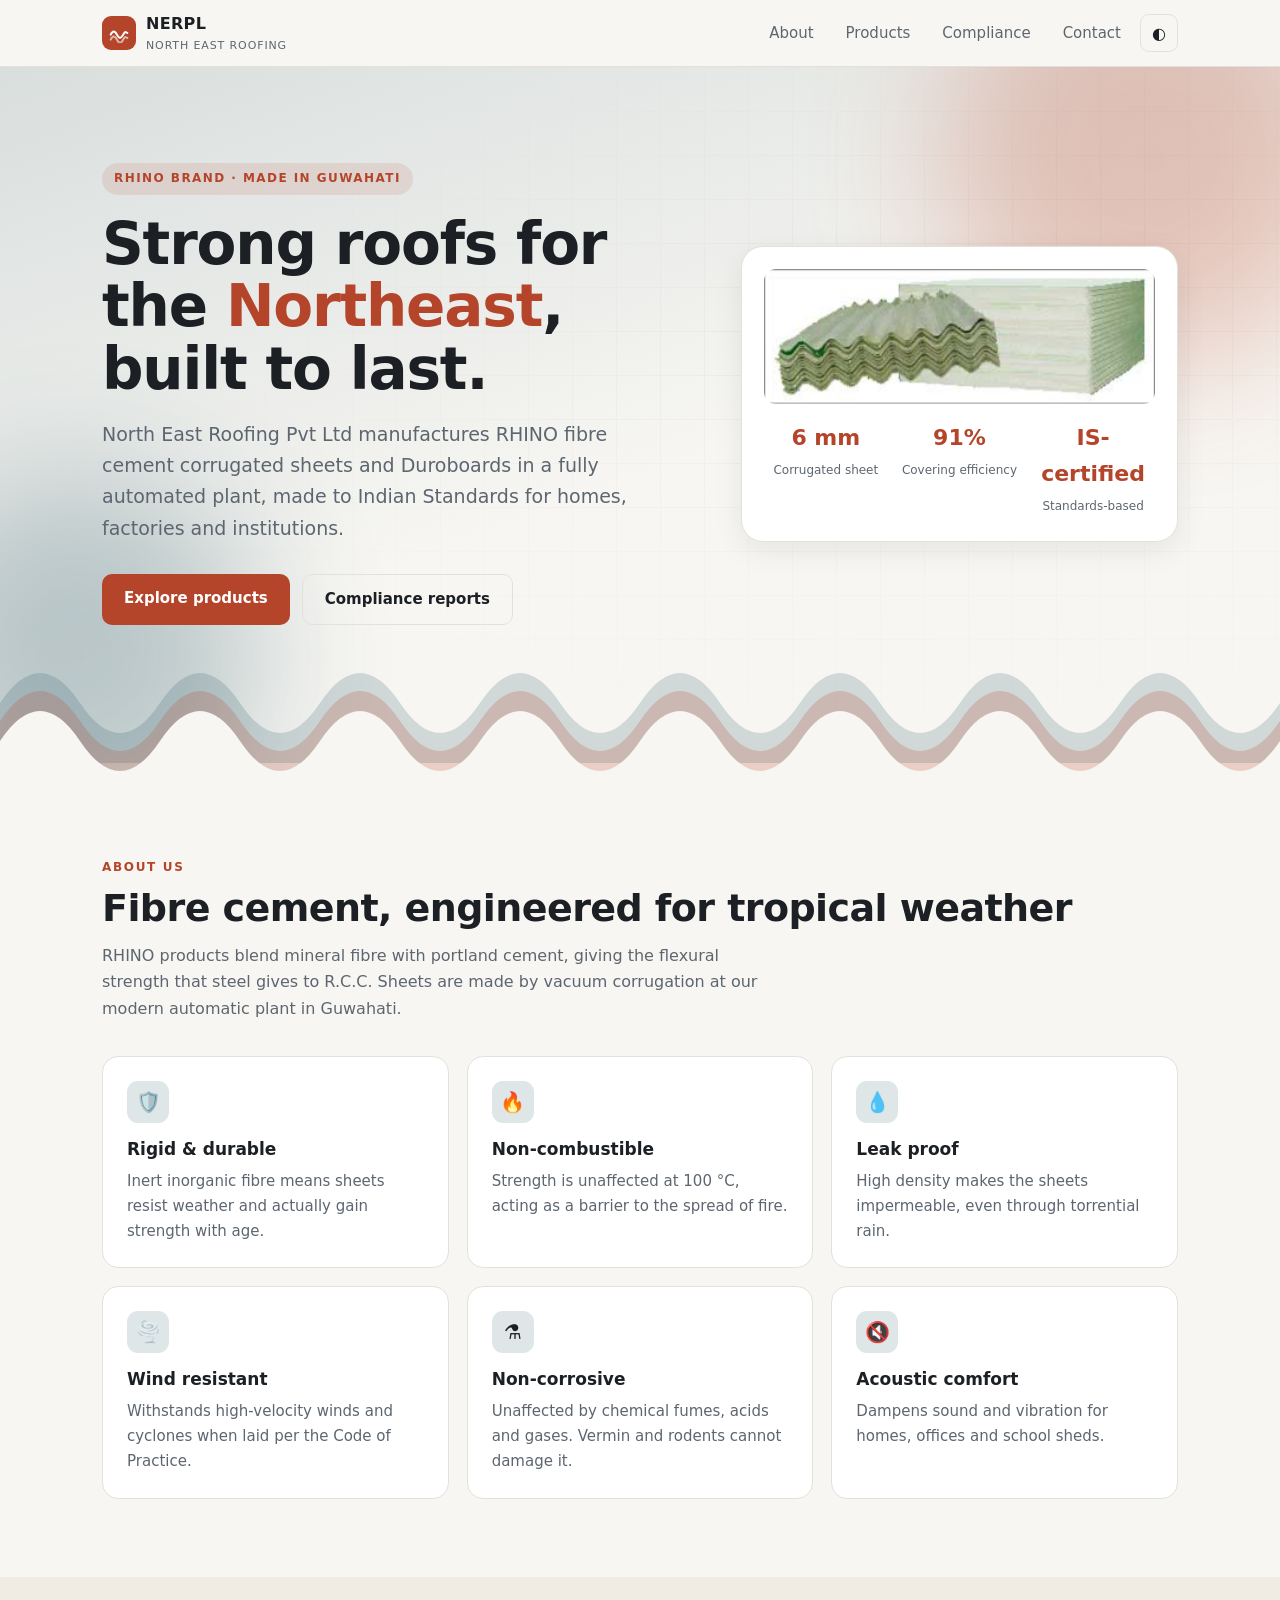
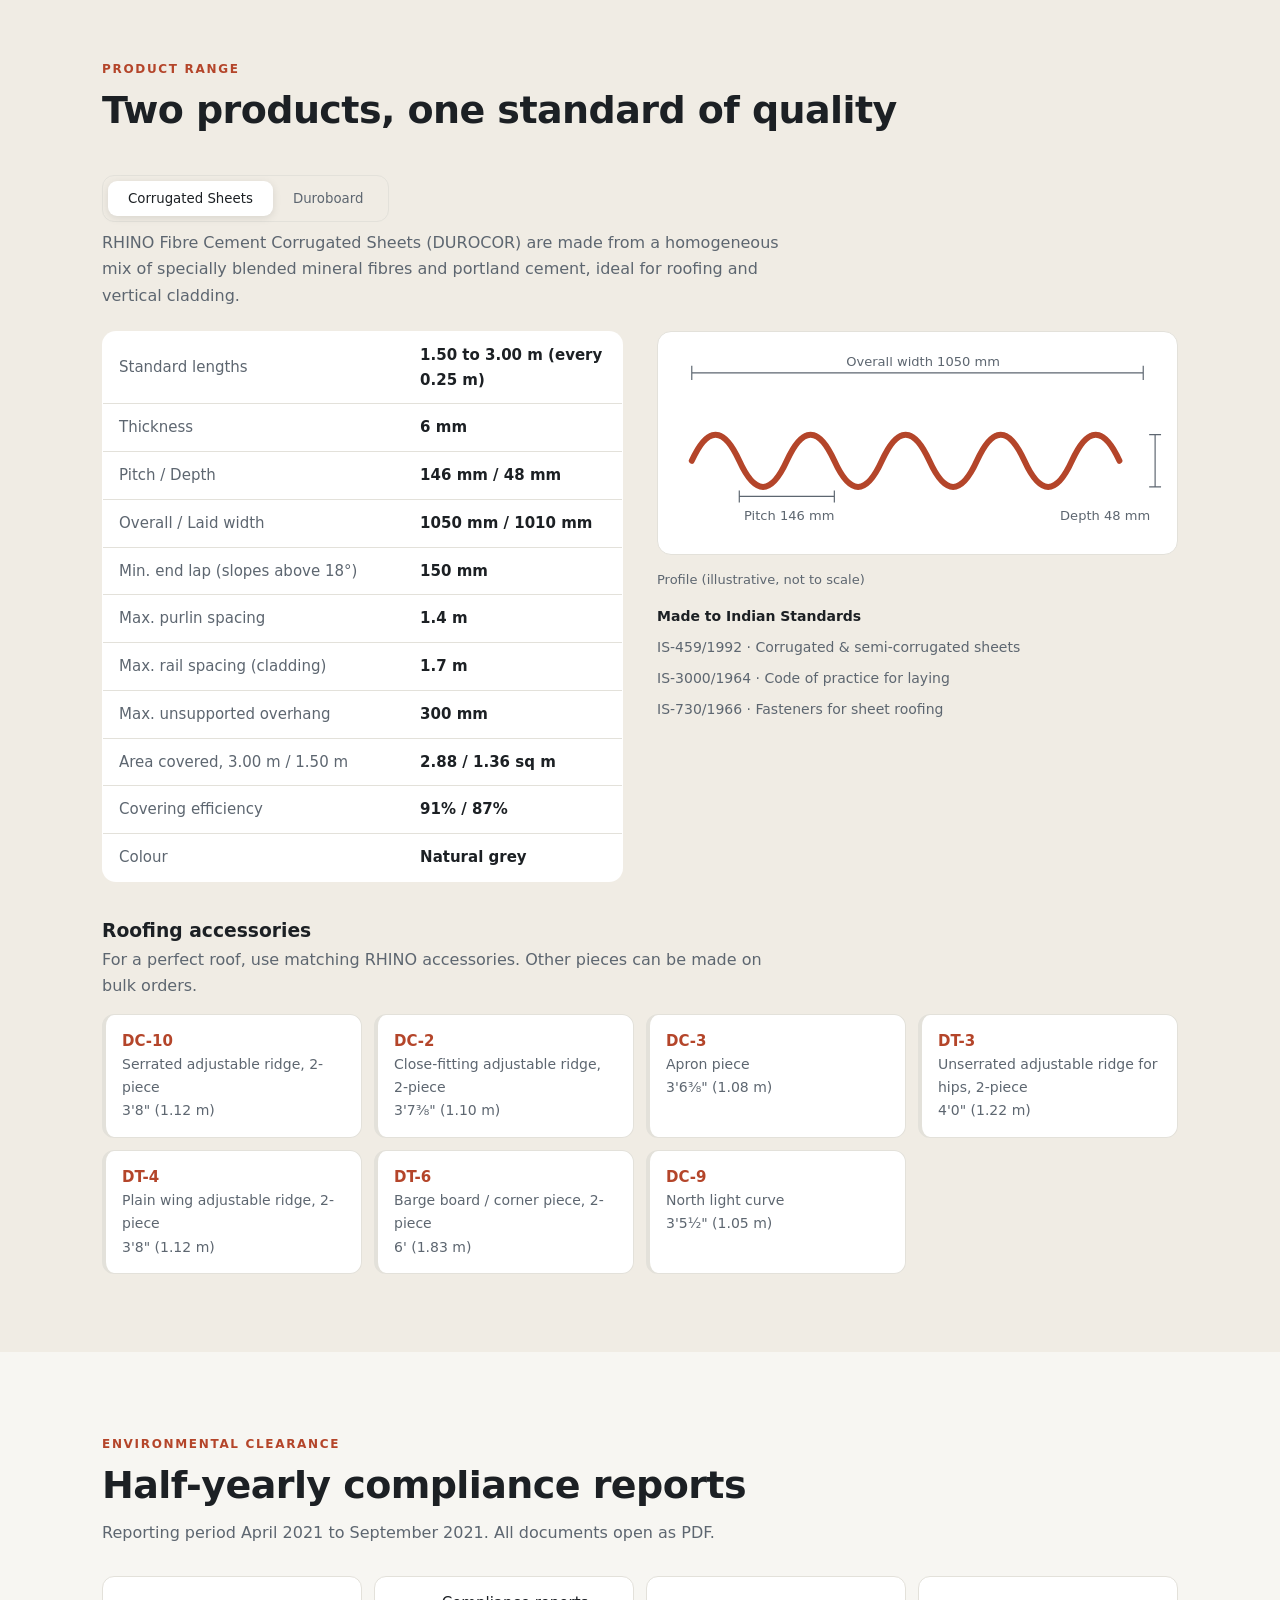
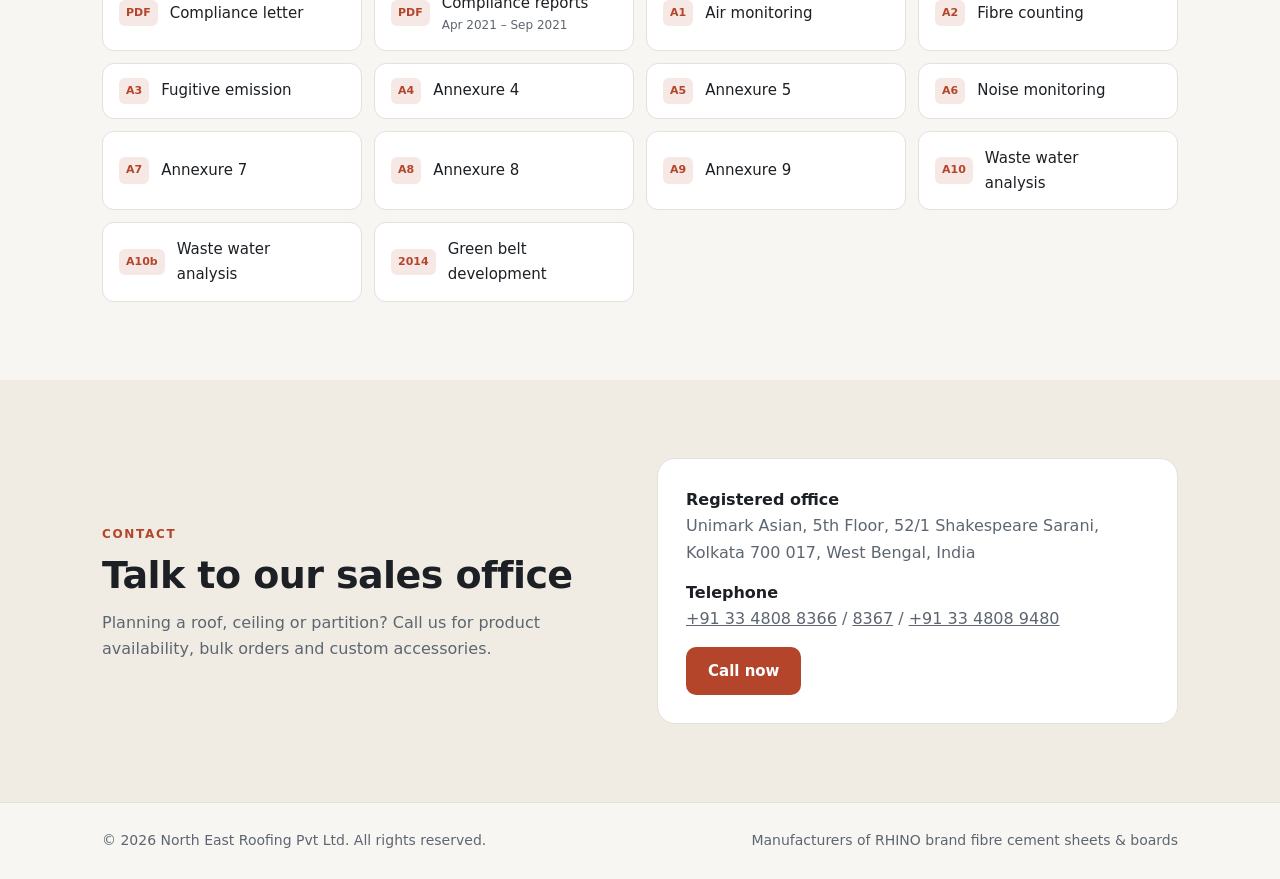
<file: index.html>
<!DOCTYPE html>
<html lang="en">
<head>
<meta charset="utf-8">
<meta name="viewport" content="width=device-width, initial-scale=1">
<title>North East Roofing Pvt Ltd | RHINO Fibre Cement Sheets &amp; Boards</title>
<meta name="description" content="North East Roofing Pvt Ltd (NERPL) manufactures RHINO brand fibre cement corrugated sheets and Duroboards at its automated plant in Guwahati.">
<style>
:root{--bg:#f7f6f2;--surf:#fff;--ink:#1c2024;--mute:#5d6670;--line:#e3e1da;--brand:#b4452a;--brand2:#7d2d1a;--accent:#1f4e5f;--soft:#f0ece4;--sh:0 8px 30px rgba(20,20,20,.08)}
@media (prefers-color-scheme:dark){:root:not([data-theme=light]){--bg:#14171a;--surf:#1c2024;--ink:#eceae4;--mute:#a0a8b0;--line:#2c3237;--brand:#e0694c;--brand2:#f08a70;--accent:#6fb3c8;--soft:#22272b;--sh:0 8px 30px rgba(0,0,0,.4)}}
:root[data-theme=dark]{--bg:#14171a;--surf:#1c2024;--ink:#eceae4;--mute:#a0a8b0;--line:#2c3237;--brand:#e0694c;--brand2:#f08a70;--accent:#6fb3c8;--soft:#22272b;--sh:0 8px 30px rgba(0,0,0,.4)}
*{box-sizing:border-box;margin:0}
html{scroll-behavior:smooth;scroll-padding-top:76px}
body{font:16px/1.65 system-ui,-apple-system,"Segoe UI",Roboto,Arial,sans-serif;background:var(--bg);color:var(--ink);-webkit-font-smoothing:antialiased}
a{color:inherit}
.wrap{max-width:1120px;margin:auto;padding:0 22px}
header{position:sticky;top:0;z-index:20;background:color-mix(in srgb,var(--bg) 88%,transparent);backdrop-filter:blur(12px);border-bottom:1px solid var(--line)}
.nav{display:flex;align-items:center;justify-content:space-between;height:66px}
.logo{display:flex;align-items:center;gap:10px;font-weight:800;letter-spacing:.02em;text-decoration:none}
.logo i{width:34px;height:34px;border-radius:9px;background:var(--brand);display:grid;place-items:center}
.logo small{display:block;font-weight:500;font-size:11px;color:var(--mute);letter-spacing:.08em}
nav ul{display:flex;gap:6px;list-style:none;padding:0;align-items:center}
nav a{padding:8px 13px;border-radius:8px;text-decoration:none;font-size:15px;color:var(--mute)}
nav a:hover{color:var(--ink);background:var(--soft)}
.btn{display:inline-block;background:var(--brand);color:#fff!important;padding:12px 22px;border-radius:10px;text-decoration:none;font-weight:600;border:0;cursor:pointer;font-size:15px}
.btn{transition:.25s}
.btn:hover{background:var(--brand2);transform:translateY(-2px);box-shadow:0 8px 20px color-mix(in srgb,var(--brand) 40%,transparent)}
.btn.ghost{background:transparent;color:var(--ink)!important;border:1px solid var(--line)}
.btn.ghost:hover{background:var(--soft)}
#theme,#burger{background:none;border:1px solid var(--line);color:var(--ink);width:38px;height:38px;border-radius:9px;cursor:pointer;font-size:16px}
#burger{display:none}
.hero{position:relative;overflow:hidden;isolation:isolate;padding:96px 0 150px;background:linear-gradient(160deg,color-mix(in srgb,var(--accent) 14%,var(--bg)),var(--bg) 55%)}
.hero .wrap{position:relative;z-index:2;display:grid;grid-template-columns:1.15fr .85fr;gap:48px;align-items:center}
.tag{display:inline-block;font-size:12px;font-weight:700;letter-spacing:.12em;text-transform:uppercase;color:var(--brand);background:color-mix(in srgb,var(--brand) 12%,transparent);padding:6px 12px;border-radius:99px}
h1{font-size:clamp(34px,5.2vw,58px);line-height:1.08;margin:18px 0;letter-spacing:-.02em}
h1 span{color:var(--brand)}
.lead{font-size:19px;color:var(--mute);max-width:560px}
.cta{display:flex;gap:12px;flex-wrap:wrap;margin-top:30px}
.hcard{background:var(--surf);border:1px solid var(--line);border-radius:22px;padding:22px;box-shadow:var(--sh)}
.hcard{transition:transform .2s ease-out;transform-style:preserve-3d;will-change:transform}
.hcard img{width:100%;height:auto;border-radius:12px;background:#fff;display:block}
.stats{display:grid;grid-template-columns:repeat(3,1fr);gap:10px;margin-top:16px;text-align:center}
.stats b{display:block;font-size:22px;color:var(--brand)}
.stats span{font-size:12px;color:var(--mute)}
#hbg{position:absolute;inset:0;z-index:0;pointer-events:none}
.blob{position:absolute;border-radius:50%;filter:blur(70px);opacity:.5;animation:float 14s ease-in-out infinite}
.b1{width:420px;height:420px;background:var(--brand);right:-80px;top:-120px;opacity:.28}
.b2{width:360px;height:360px;background:var(--accent);left:-100px;bottom:-60px;opacity:.28;animation-delay:-5s}
.grid-bg{position:absolute;inset:0;background-image:linear-gradient(var(--line) 1px,transparent 1px),linear-gradient(90deg,var(--line) 1px,transparent 1px);background-size:44px 44px;opacity:.5;-webkit-mask-image:radial-gradient(ellipse at 70% 30%,#000,transparent 70%);mask-image:radial-gradient(ellipse at 70% 30%,#000,transparent 70%)}
.waves{position:absolute;left:0;bottom:0;width:100%;height:130px;z-index:1;pointer-events:none}
.waves use{animation:drift 22s linear infinite}
.waves .w2{animation-duration:15s;animation-direction:reverse}
.waves .w3{animation-duration:30s}
@keyframes drift{to{transform:translateX(-340px)}}
@keyframes float{50%{transform:translate(30px,40px) scale(1.08)}}
section{padding:78px 0}
section.alt{background:var(--soft)}
.eyebrow{font-size:12px;font-weight:700;letter-spacing:.14em;text-transform:uppercase;color:var(--brand)}
h2{font-size:clamp(26px,3.6vw,38px);margin:8px 0 12px;letter-spacing:-.015em;line-height:1.15}
.sub{color:var(--mute);max-width:680px}
.grid{display:grid;gap:18px;margin-top:34px}
.g3{grid-template-columns:repeat(3,1fr)}.g2{grid-template-columns:repeat(2,1fr)}
.card{position:relative;overflow:hidden;background:var(--surf);border:1px solid var(--line);border-radius:16px;padding:24px;transition:transform .3s,box-shadow .3s,border-color .3s}
.card::before{content:"";position:absolute;inset:0;background:radial-gradient(260px circle at var(--mx,50%) var(--my,0%),color-mix(in srgb,var(--brand) 16%,transparent),transparent 70%);opacity:0;transition:opacity .3s;pointer-events:none}
.card::after{content:"";position:absolute;left:0;bottom:0;height:3px;width:100%;background:linear-gradient(90deg,var(--brand),var(--accent));transform:scaleX(0);transform-origin:left;transition:transform .4s}
.card:hover{transform:translateY(-8px);box-shadow:var(--sh);border-color:color-mix(in srgb,var(--brand) 45%,var(--line))}
.card:hover::before{opacity:1}.card:hover::after{transform:scaleX(1)}
.card .ico{transition:transform .35s,background .3s}
.card:hover .ico{transform:rotate(-8deg) scale(1.18);background:color-mix(in srgb,var(--brand) 20%,transparent)}
.card h3{transition:color .25s}.card:hover h3{color:var(--brand)}
.card h3{font-size:17px;margin:12px 0 6px}
.card p{color:var(--mute);font-size:15px}
.ico{width:42px;height:42px;border-radius:11px;background:color-mix(in srgb,var(--accent) 14%,transparent);display:grid;place-items:center;font-size:20px}
.tabs{display:inline-flex;background:var(--soft);padding:5px;border-radius:12px;margin:30px 0 8px;border:1px solid var(--line)}
.tabs button{transition:.25s;border:0;background:none;color:var(--mute);padding:10px 20px;border-radius:9px;font:600 15px inherit;font-family:inherit;cursor:pointer}
.tabs button:hover{color:var(--ink);transform:translateY(-1px)}
.tabs button[aria-selected=true]{background:var(--surf);color:var(--ink);box-shadow:0 2px 8px rgba(0,0,0,.1)}
.panel[hidden]{display:none}
.split{display:grid;grid-template-columns:1fr 1fr;gap:34px;margin-top:22px;align-items:start}
tbody tr{transition:background .2s}tbody tr:hover{background:var(--soft)}
table{width:100%;border-collapse:collapse;background:var(--surf);border:1px solid var(--line);border-radius:14px;overflow:hidden;font-size:15px}
th,td{padding:11px 16px;text-align:left;border-bottom:1px solid var(--line)}
tr:last-child td,tr:last-child th{border-bottom:0}
th{font-weight:500;color:var(--mute);width:58%}
td{font-weight:600}
.scroll{overflow-x:auto}
.chips{display:flex;flex-wrap:wrap;gap:8px;margin-top:14px}
.chips span{background:var(--surf);border:1px solid var(--line);border-radius:99px;padding:6px 14px;font-size:14px;transition:.25s;cursor:default}
.chips span:hover{background:var(--brand);color:#fff;border-color:var(--brand);transform:translateY(-3px) scale(1.06)}
.acc{display:grid;grid-template-columns:repeat(auto-fill,minmax(230px,1fr));gap:12px;margin-top:14px}
.acc div{background:var(--surf);border:1px solid var(--line);border-radius:12px;padding:14px 16px;font-size:14px;color:var(--mute);transition:.3s;border-left:4px solid var(--line)}
.acc div:hover{transform:translateX(6px) translateY(-2px);border-left-color:var(--brand);box-shadow:var(--sh);color:var(--ink)}
.acc b{color:var(--brand);display:block;font-size:15px}
.std{display:flex;flex-direction:column;gap:8px;margin-top:14px;font-size:14px;color:var(--mute)}
.std b{color:var(--ink)}
figure svg{width:100%;height:auto;background:var(--surf);border:1px solid var(--line);border-radius:14px;padding:10px}
figcaption{font-size:13px;color:var(--mute);margin-top:6px}
.docs{display:grid;grid-template-columns:repeat(auto-fill,minmax(260px,1fr));gap:12px;margin-top:30px}
.doc{display:flex;gap:12px;align-items:center;background:var(--surf);border:1px solid var(--line);border-radius:12px;padding:14px 16px;text-decoration:none;font-size:15px;transition:.2s}
.doc{position:relative;overflow:hidden}
.doc::after{content:"→";margin-left:auto;color:var(--brand);opacity:0;transform:translateX(-10px);transition:.3s}
.doc:hover{border-color:var(--brand);transform:translateY(-4px);box-shadow:var(--sh)}
.doc:hover::after{opacity:1;transform:none}
.doc em{transition:.3s}.doc:hover em{background:var(--brand);color:#fff}
.doc em{font-style:normal;font-size:11px;font-weight:700;color:var(--brand);background:color-mix(in srgb,var(--brand) 12%,transparent);padding:4px 7px;border-radius:6px}
.doc small{display:block;color:var(--mute);font-size:12px}
.contact{display:grid;grid-template-columns:1fr 1fr;gap:34px;align-items:center}
.cbox{background:var(--surf);border:1px solid var(--line);border-radius:18px;padding:28px}
.cbox p{margin:0 0 14px;color:var(--mute)}.cbox b{color:var(--ink);display:block}
footer{border-top:1px solid var(--line);padding:26px 0;color:var(--mute);font-size:14px}
footer .wrap{display:flex;justify-content:space-between;flex-wrap:wrap;gap:8px}
.rv{opacity:0;transform:translateY(14px);transition:.6s}.rv.in{opacity:1;transform:none}
@media(max-width:860px){
.hero .wrap,.split,.contact{grid-template-columns:1fr}
.g3{grid-template-columns:1fr}.g2{grid-template-columns:1fr}
#burger{display:block}
nav ul{display:none;position:absolute;top:66px;left:0;right:0;flex-direction:column;background:var(--bg);padding:12px 22px 18px;border-bottom:1px solid var(--line);align-items:stretch}
nav ul.open{display:flex}
.hero{padding-top:52px}section{padding:56px 0}}
@media(prefers-reduced-motion:reduce){.blob,.waves use{animation:none}.card,.doc,.acc div,.chips span,.hcard{transition:none}.rv{transition:none;opacity:1;transform:none}html{scroll-behavior:auto}}
</style>
</head>
<body>
<header><div class="wrap nav">
<a class="logo" href="#top"><i><svg width="20" height="20" viewBox="0 0 24 24" fill="none" stroke="#fff" stroke-width="2.4" stroke-linecap="round"><path d="M2 14c2.5-5 5-5 7.5 0s5 5 7.5 0 3-3 5-2"/><path d="M2 20c2.5-5 5-5 7.5 0s5 5 7.5 0 3-3 5-2" opacity=".6"/></svg></i><span>NERPL<small>NORTH EAST ROOFING</small></span></a>
<nav><ul id="menu">
<li><a href="#about">About</a></li><li><a href="#products">Products</a></li><li><a href="#compliance">Compliance</a></li><li><a href="#contact">Contact</a></li>
<li><button id="theme" aria-label="Toggle theme">◐</button></li></ul></nav>
<button id="burger" aria-label="Menu">☰</button>
</div></header>

<main id="top">
<div class="hero"><div id="hbg" aria-hidden="true"><div class="grid-bg"></div><div class="blob b1"></div><div class="blob b2"></div></div>
<svg class="waves" viewBox="0 0 1360 130" preserveAspectRatio="none" aria-hidden="true"><defs><path id="wv" d="M0 70q42.5-60 85 0t85 0 85 0 85 0 85 0 85 0 85 0 85 0 85 0 85 0 85 0 85 0 85 0 85 0 85 0 85 0 85 0 85 0 85 0 85 0 85 0 85 0 85 0 85 0 85 0 85 0V130H0z"/></defs>
<use class="w3" href="#wv" y="-12" fill="var(--accent)" opacity=".18"/><use class="w2" href="#wv" y="6" fill="var(--brand)" opacity=".22"/><use href="#wv" y="26" fill="var(--bg)"/></svg>
<div class="wrap">
<div>
<span class="tag">RHINO Brand · Made in Guwahati</span>
<h1>Strong roofs for the <span>Northeast</span>, built to last.</h1>
<p class="lead">North East Roofing Pvt Ltd manufactures RHINO fibre cement corrugated sheets and Duroboards in a fully automated plant, made to Indian Standards for homes, factories and institutions.</p>
<div class="cta"><a class="btn" href="#products">Explore products</a><a class="btn ghost" href="#compliance">Compliance reports</a></div>
</div>
<div class="hcard"><img src="nerpl.jpg" alt="RHINO fibre cement corrugated sheet and Duroboard stack" width="331" height="114">
<div class="stats"><div><b>6 mm</b><span>Corrugated sheet</span></div><div><b>91%</b><span>Covering efficiency</span></div><div><b>IS-certified</b><span>Standards-based</span></div></div></div>
</div></div>

<section id="about"><div class="wrap">
<span class="eyebrow">About us</span>
<h2>Fibre cement, engineered for tropical weather</h2>
<p class="sub">RHINO products blend mineral fibre with portland cement, giving the flexural strength that steel gives to R.C.C. Sheets are made by vacuum corrugation at our modern automatic plant in Guwahati.</p>
<div class="grid g3">
<div class="card rv"><div class="ico">🛡️</div><h3>Rigid &amp; durable</h3><p>Inert inorganic fibre means sheets resist weather and actually gain strength with age.</p></div>
<div class="card rv"><div class="ico">🔥</div><h3>Non-combustible</h3><p>Strength is unaffected at 100 °C, acting as a barrier to the spread of fire.</p></div>
<div class="card rv"><div class="ico">💧</div><h3>Leak proof</h3><p>High density makes the sheets impermeable, even through torrential rain.</p></div>
<div class="card rv"><div class="ico">🌪️</div><h3>Wind resistant</h3><p>Withstands high-velocity winds and cyclones when laid per the Code of Practice.</p></div>
<div class="card rv"><div class="ico">⚗️</div><h3>Non-corrosive</h3><p>Unaffected by chemical fumes, acids and gases. Vermin and rodents cannot damage it.</p></div>
<div class="card rv"><div class="ico">🔇</div><h3>Acoustic comfort</h3><p>Dampens sound and vibration for homes, offices and school sheds.</p></div>
</div></div></section>

<section id="products" class="alt"><div class="wrap">
<span class="eyebrow">Product range</span>
<h2>Two products, one standard of quality</h2>
<div class="tabs" role="tablist">
<button role="tab" aria-selected="true" data-t="p1">Corrugated Sheets</button>
<button role="tab" aria-selected="false" data-t="p2">Duroboard</button></div>

<div class="panel" id="p1">
<p class="sub">RHINO Fibre Cement Corrugated Sheets (DUROCOR) are made from a homogeneous mix of specially blended mineral fibres and portland cement, ideal for roofing and vertical cladding.</p>
<div class="split">
<div class="scroll"><table>
<tr><th>Standard lengths</th><td>1.50 to 3.00 m (every 0.25 m)</td></tr>
<tr><th>Thickness</th><td>6 mm</td></tr>
<tr><th>Pitch / Depth</th><td>146 mm / 48 mm</td></tr>
<tr><th>Overall / Laid width</th><td>1050 mm / 1010 mm</td></tr>
<tr><th>Min. end lap (slopes above 18°)</th><td>150 mm</td></tr>
<tr><th>Max. purlin spacing</th><td>1.4 m</td></tr>
<tr><th>Max. rail spacing (cladding)</th><td>1.7 m</td></tr>
<tr><th>Max. unsupported overhang</th><td>300 mm</td></tr>
<tr><th>Area covered, 3.00 m / 1.50 m</th><td>2.88 / 1.36 sq m</td></tr>
<tr><th>Covering efficiency</th><td>91% / 87%</td></tr>
<tr><th>Colour</th><td>Natural grey</td></tr></table></div>
<div>
<figure><svg viewBox="0 0 420 170" role="img" aria-label="Corrugated sheet profile: pitch 146 mm, depth 48 mm, thickness 6 mm, overall width 1050 mm">
<path d="M20 100q20-44 40 0t40 0 40 0 40 0 40 0 40 0 40 0 40 0 40 0" fill="none" stroke="var(--brand)" stroke-width="5" stroke-linecap="round"/>
<g stroke="var(--mute)" stroke-width="1" fill="var(--mute)" font-size="11" font-family="system-ui"><path d="M20 26h380M20 20v12M400 20v12"/><text x="150" y="20" stroke="none">Overall width 1050 mm</text>
<path d="M60 130h80M60 125v10M140 125v10"/><text x="64" y="150" stroke="none">Pitch 146 mm</text>
<path d="M410 78v44M405 78h10M405 122h10" /><text x="330" y="150" stroke="none">Depth 48 mm</text></g></svg>
<figcaption>Profile (illustrative, not to scale)</figcaption></figure>
<div class="std"><b>Made to Indian Standards</b><span>IS-459/1992 · Corrugated &amp; semi-corrugated sheets</span><span>IS-3000/1964 · Code of practice for laying</span><span>IS-730/1966 · Fasteners for sheet roofing</span></div></div></div>
<h3 style="margin-top:34px">Roofing accessories</h3>
<p class="sub">For a perfect roof, use matching RHINO accessories. Other pieces can be made on bulk orders.</p>
<div class="acc">
<div><b>DC-10</b>Serrated adjustable ridge, 2-piece<br>3'8" (1.12 m)</div>
<div><b>DC-2</b>Close-fitting adjustable ridge, 2-piece<br>3'7⅜" (1.10 m)</div>
<div><b>DC-3</b>Apron piece<br>3'6⅜" (1.08 m)</div>
<div><b>DT-3</b>Unserrated adjustable ridge for hips, 2-piece<br>4'0" (1.22 m)</div>
<div><b>DT-4</b>Plain wing adjustable ridge, 2-piece<br>3'8" (1.12 m)</div>
<div><b>DT-6</b>Barge board / corner piece, 2-piece<br>6' (1.83 m)</div>
<div><b>DC-9</b>North light curve<br>3'5½" (1.05 m)</div></div>
</div>

<div class="panel" id="p2" hidden>
<p class="sub">RHINO Duroboards use a fine blend of imported mineral fibre and portland cement, made in our automated Guwahati plant to IS-2098/1964. Light, strong and flexible, they suit false ceilings, partitions and panelling.</p>
<div class="split">
<div class="scroll"><table>
<tr><th>2.44 × 1.22 m (8' × 4')</th><td>4 mm</td></tr>
<tr><th>1.83 × 1.22 m (6' × 4')</th><td>5 mm</td></tr>
<tr><th>1.22 × 1.22 m (4' × 4')</th><td>6 mm</td></tr>
<tr><th>Weight per sq m</th><td>≈ 7.32 kg</td></tr>
<tr><th>Thermal conductivity (K)</th><td>0.43 kcal/mh°C</td></tr>
<tr><th>Min. flexural strength (across)</th><td>225 kg/cm²</td></tr>
<tr><th>Min. flexural strength (parallel)</th><td>160 kg/cm²</td></tr></table></div>
<div class="grid g2" style="margin:0">
<div class="card"><h3>🔥 Fire retardant</h3><p>Non-combustible and a good electrical insulator.</p></div>
<div class="card"><h3>💧 Water resistant</h3><p>Dense, smooth surface keeps moisture out.</p></div>
<div class="card"><h3>🐜 Rot &amp; termite proof</h3><p>Needs no preservative treatment.</p></div>
<div class="card"><h3>📐 Dimensionally stable</h3><p>No shrinking, swelling or cracking in humid climates.</p></div></div></div>
<h3 style="margin-top:34px">Applications</h3>
<div class="chips"><span>Houses</span><span>Garages</span><span>Auditoria &amp; theatres</span><span>Workshops</span><span>Offices</span><span>Chemical plants</span><span>Pump houses</span><span>Cold storages</span><span>Outdoor hoardings</span><span>Cooling towers</span><span>Ventilator flues</span><span>Schools</span><span>Hospitals</span><span>Low-cost housing</span><span>Departmental stores</span></div>
</div>
</div></section>

<section id="compliance"><div class="wrap">
<span class="eyebrow">Environmental clearance</span>
<h2>Half-yearly compliance reports</h2>
<p class="sub">Reporting period April 2021 to September 2021. All documents open as PDF.</p>
<div class="docs">
<a class="doc" href="nerpl_main.pdf"><em>PDF</em><span>Compliance letter</span></a>
<a class="doc" href="nerpl_reports.pdf"><em>PDF</em><span>Compliance reports<small>Apr 2021 – Sep 2021</small></span></a>
<a class="doc" href="nerpl_annex1.pdf"><em>A1</em><span>Air monitoring</span></a>
<a class="doc" href="nerpl_annex2.pdf"><em>A2</em><span>Fibre counting</span></a>
<a class="doc" href="nerpl_annex3.pdf"><em>A3</em><span>Fugitive emission</span></a>
<a class="doc" href="nerpl_annex4.pdf"><em>A4</em><span>Annexure 4</span></a>
<a class="doc" href="nerpl_annex5.pdf"><em>A5</em><span>Annexure 5</span></a>
<a class="doc" href="nerpl_annex6.pdf"><em>A6</em><span>Noise monitoring</span></a>
<a class="doc" href="nerpl_annex7.pdf"><em>A7</em><span>Annexure 7</span></a>
<a class="doc" href="nerpl_annex8.pdf"><em>A8</em><span>Annexure 8</span></a>
<a class="doc" href="nerpl_annex9.pdf"><em>A9</em><span>Annexure 9</span></a>
<a class="doc" href="nerpl_annex10a.pdf"><em>A10</em><span>Waste water analysis</span></a>
<a class="doc" href="nerpl_annex10b.pdf"><em>A10b</em><span>Waste water analysis</span></a>
<a class="doc" href="nerpl-gbelt.pdf"><em>2014</em><span>Green belt development</span></a>
</div></div></section>

<section id="contact" class="alt"><div class="wrap contact">
<div><span class="eyebrow">Contact</span><h2>Talk to our sales office</h2>
<p class="sub">Planning a roof, ceiling or partition? Call us for product availability, bulk orders and custom accessories.</p></div>
<div class="cbox"><p><b>Registered office</b>Unimark Asian, 5th Floor, 52/1 Shakespeare Sarani, Kolkata 700 017, West Bengal, India</p>
<p><b>Telephone</b><a href="tel:+913348088366">+91 33 4808 8366</a> / <a href="tel:+913348088367">8367</a> / <a href="tel:+913348089480">+91 33 4808 9480</a></p>
<a class="btn" href="tel:+913348088366">Call now</a></div>
</div></section>
</main>

<footer><div class="wrap"><span>© <span id="yr"></span> North East Roofing Pvt Ltd. All rights reserved.</span><span>Manufacturers of RHINO brand fibre cement sheets &amp; boards</span></div></footer>

<script>
const $=s=>document.querySelector(s),$$=s=>[...document.querySelectorAll(s)];
$('#yr').textContent=new Date().getFullYear();
$('#burger').onclick=()=>$('#menu').classList.toggle('open');
$$('#menu a').forEach(a=>a.onclick=()=>$('#menu').classList.remove('open'));
$$('.tabs button').forEach(b=>b.onclick=()=>{
 $$('.tabs button').forEach(x=>x.setAttribute('aria-selected',x===b));
 $$('.panel').forEach(p=>p.hidden=p.id!==b.dataset.t);});
$('#theme').onclick=()=>{const r=document.documentElement,d=r.dataset.theme==='dark'||(!r.dataset.theme&&matchMedia('(prefers-color-scheme:dark)').matches);r.dataset.theme=d?'light':'dark'};
$$('.card').forEach(c=>c.addEventListener('mousemove',e=>{const r=c.getBoundingClientRect();c.style.setProperty('--mx',(e.clientX-r.left)+'px');c.style.setProperty('--my',(e.clientY-r.top)+'px')}));
const hc=$('.hcard');if(hc&&matchMedia('(hover:hover)').matches&&!matchMedia('(prefers-reduced-motion:reduce)').matches){
 hc.addEventListener('mousemove',e=>{const r=hc.getBoundingClientRect(),x=(e.clientX-r.left)/r.width-.5,y=(e.clientY-r.top)/r.height-.5;hc.style.transform=`perspective(800px) rotateY(${x*10}deg) rotateX(${-y*10}deg) translateY(-4px)`});
 hc.addEventListener('mouseleave',()=>hc.style.transform='')}
const io=new IntersectionObserver(e=>e.forEach(x=>{if(x.isIntersecting){x.target.classList.add('in');io.unobserve(x.target)}}),{threshold:.15});
$$('.rv').forEach(el=>io.observe(el));
</script>
</body>
</html>
</file>
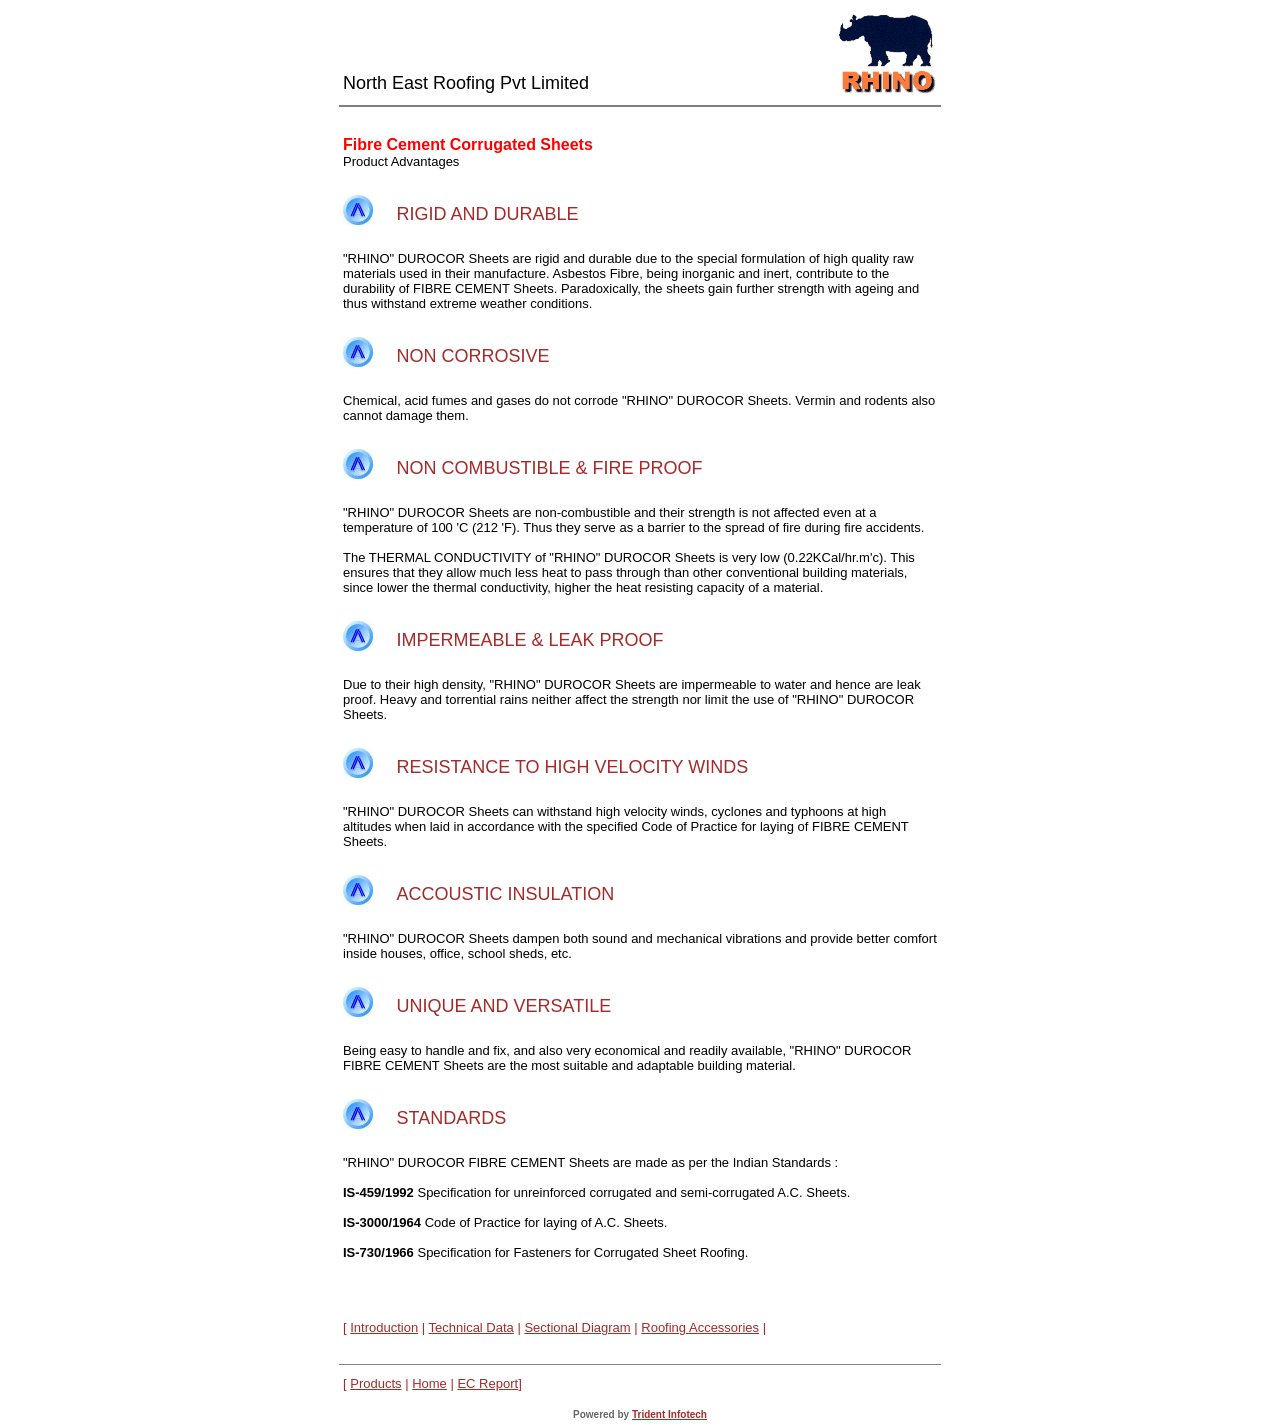
<file: ac_corr_adv.html>
<html>

<head>
<title>North East Roofing Pvt Limited - Fibre Cement Corrugated Sheets Product Advantages</title>
<style type="text/css">
<!--
.style6 {font-size: 10px;
	font-weight: bold;
}
-->
</style>
</head>

<body bgcolor = white link = brown vlink = red>

<center>

<table width = 600>
<tr>

<td width = 500 valign = bottom><font face = arial color = black size = +1>North East  Roofing Pvt Limited</font></td>

<td width = 100 valign = bottom><IMG src = "header.gif"></td>

</tr>
</table>

<hr noshade size = 2 width = 600 align = center>

<br>

<table width = 600>

<tr></tr>

</table>

<table width = 600>

<tr><td colspan = 2>

<font face = arial color = red><b>
Fibre Cement Corrugated Sheets 
</b></font>

<br>

<font face = arial color = black size = -1>
Product Advantages
</font>

</td></tr>

<tr><td colspan = 2>&nbsp;</td></tr>

<tr>

<td width = 50 valign = bottom><IMG src = "button_sma.jpg"></td>
<td width = 550 valign = bottom>
<font face = arial color = brown size = +1>
RIGID AND DURABLE </B></font>

</td>

</tr>

<tr><td>&nbsp;</td></tr>

<tr>
<td colspan = 2>

<font face = arial color = black size = -1>

"RHINO" DUROCOR Sheets are rigid and durable due to the special formulation
of high quality raw materials used in their manufacture. Asbestos Fibre, being
inorganic and inert, contribute to the durability of FIBRE CEMENT Sheets.
Paradoxically, the sheets gain further strength with ageing and thus withstand
extreme weather conditions.

</font>

</td>
</tr>

<tr><td colspan = 2>&nbsp;</td></tr>

<tr>

<td width = 50 valign = bottom><IMG src = "button_sma.jpg"></td>
<td width = 550 valign = bottom>
<font face = arial color = brown size = +1>
NON CORROSIVE </B></font>

</td>

</tr>

<tr><td>&nbsp;</td></tr>

<tr>
<td colspan = 2>

<font face = arial color = black size = -1>

Chemical, acid fumes and gases do not corrode "RHINO" DUROCOR Sheets.
Vermin and rodents also cannot damage them.

</font>

</td>
</tr>

<tr><td colspan = 2>&nbsp;</td></tr>

<tr>

<td width = 50 valign = bottom><IMG src = "button_sma.jpg"></td>
<td width = 550 valign = bottom>
<font face = arial color = brown size = +1>
NON COMBUSTIBLE &amp; FIRE PROOF 
      </B></font>

</td>

</tr>

<tr><td>&nbsp;</td></tr>

<tr>
<td colspan = 2>

<font face = arial color = black size = -1>

"RHINO" DUROCOR Sheets are non-combustible and their strength is not affected
even at a temperature of 100 'C (212 'F). Thus they serve as a barrier to the
spread of fire during fire accidents.

<br><br>

The THERMAL CONDUCTIVITY of "RHINO" DUROCOR Sheets is very low (0.22KCal/hr.m'c).
This ensures that they allow much less heat to pass through than other conventional
building materials, since lower the thermal conductivity, higher the heat resisting 
capacity of a material.

</font>

</td>
</tr>


<tr><td colspan = 2>&nbsp;</td></tr>

<tr>

<td width = 50 valign = bottom><IMG src = "button_sma.jpg"></td>
<td width = 550 valign = bottom>
<font face = arial color = brown size = +1>
IMPERMEABLE &amp; LEAK PROOF 
      </B></font>

</td>

</tr>

<tr><td>&nbsp;</td></tr>

<tr>
<td colspan = 2>

<font face = arial color = black size = -1>

Due to their high density, "RHINO" DUROCOR Sheets are impermeable to water
and hence are leak proof. Heavy and torrential rains neither affect the strength 
nor limit the use of "RHINO" DUROCOR Sheets.

</font>

</td>
</tr>

<tr><td colspan = 2>&nbsp;</td></tr>

<tr>

<td width = 50 valign = bottom><IMG src = "button_sma.jpg"></td>
<td width = 550 valign = bottom>
<font face = arial color = brown size = +1>
RESISTANCE TO HIGH VELOCITY WINDS 
      </B></font>

</td>

</tr>

<tr><td>&nbsp;</td></tr>

<tr>
<td colspan = 2>

<font face = arial color = black size = -1>

"RHINO" DUROCOR Sheets can withstand high velocity winds, cyclones and typhoons
at high altitudes when laid in accordance with the specified Code of Practice
for laying of FIBRE CEMENT Sheets.

</font>

</td>
</tr>

<tr><td colspan = 2>&nbsp;</td></tr>

<tr>

<td width = 50 valign = bottom><IMG src = "button_sma.jpg"></td>
<td width = 550 valign = bottom>
<font face = arial color = brown size = +1>
ACCOUSTIC INSULATION 
  </B></font>

</td>

</tr>

<tr><td>&nbsp;</td></tr>

<tr>
<td colspan = 2>

<font face = arial color = black size = -1>

"RHINO" DUROCOR Sheets dampen both sound and mechanical vibrations and provide
better comfort inside houses, office, school sheds, etc.

</font>

</td>
</tr>

<tr><td colspan = 2>&nbsp;</td></tr>

<tr>

<td width = 50 valign = bottom><IMG src = "button_sma.jpg"></td>
<td width = 550 valign = bottom>
<font face = arial color = brown size = +1>
UNIQUE AND VERSATILE 
  </B></font>

</td>

</tr>

<tr><td>&nbsp;</td></tr>

<tr>
<td colspan = 2>

<font face = arial color = black size = -1>

Being easy to handle and fix, and also very economical and readily available,
"RHINO" DUROCOR FIBRE CEMENT Sheets are the most suitable and adaptable building
material.

</font>

</td>
</tr>

<tr><td colspan = 2>&nbsp;</td></tr>

<tr>

<td width = 50 valign = bottom><IMG src = "button_sma.jpg"></td>
<td width = 550 valign = bottom>
<font face = arial color = brown size = +1>
STANDARDS </B></font>

</td>

</tr>

<tr><td>&nbsp;</td></tr>

<tr>
<td colspan = 2>

<font face = arial color = black size = -1>

"RHINO" DUROCOR FIBRE CEMENT Sheets are made as per the Indian Standards :

<br><br>

<b>IS-459/1992</b> Specification for unreinforced corrugated and semi-corrugated 
A.C. Sheets.

<br><br>

<b>IS-3000/1964</b> Code of Practice for laying of A.C. Sheets.

<br><br>

<b>IS-730/1966</b> Specification for Fasteners for Corrugated Sheet Roofing.

</font>

</td>
</tr>


</table>

<br><br><br>

<table width = 600>
<tr>
<td>

<font color = brown face = arial size = -1>

[
<A href = "ac_corrugated.html">Introduction</a>
|
<A href = "ac_corr_data.html">Technical Data</a>
|
<A href = "ac_corr_diagram.html">Sectional Diagram</a>
|
<A href = "ac_corr_roofing.html">Roofing Accessories</a>
|</font></td>
</tr>
</table>

<br>

<hr noshade size = 1 width = 600 align = center>

<table width = 600>

<tr>
<td>

<font color = brown face = arial size = -1>[ <A href = "products.html">Products</a> | <A href = "index.html">Home</a> | <a href="comp.html">EC Report</a>] <br>
<br>

<font face = arial color = red size = -2>
<A href = "mailto:infocal@assamroof.com"></a></font></font></td>
</tr>

</table>
<font color="#666666" face="Arial, Helvetica, sans-serif"><span class="style6">Powered by <a href="http://www.tridentinfotech.net" class="a">Trident 
      Infotech</a></span></font>
</center>
</body>
</html>
</file>
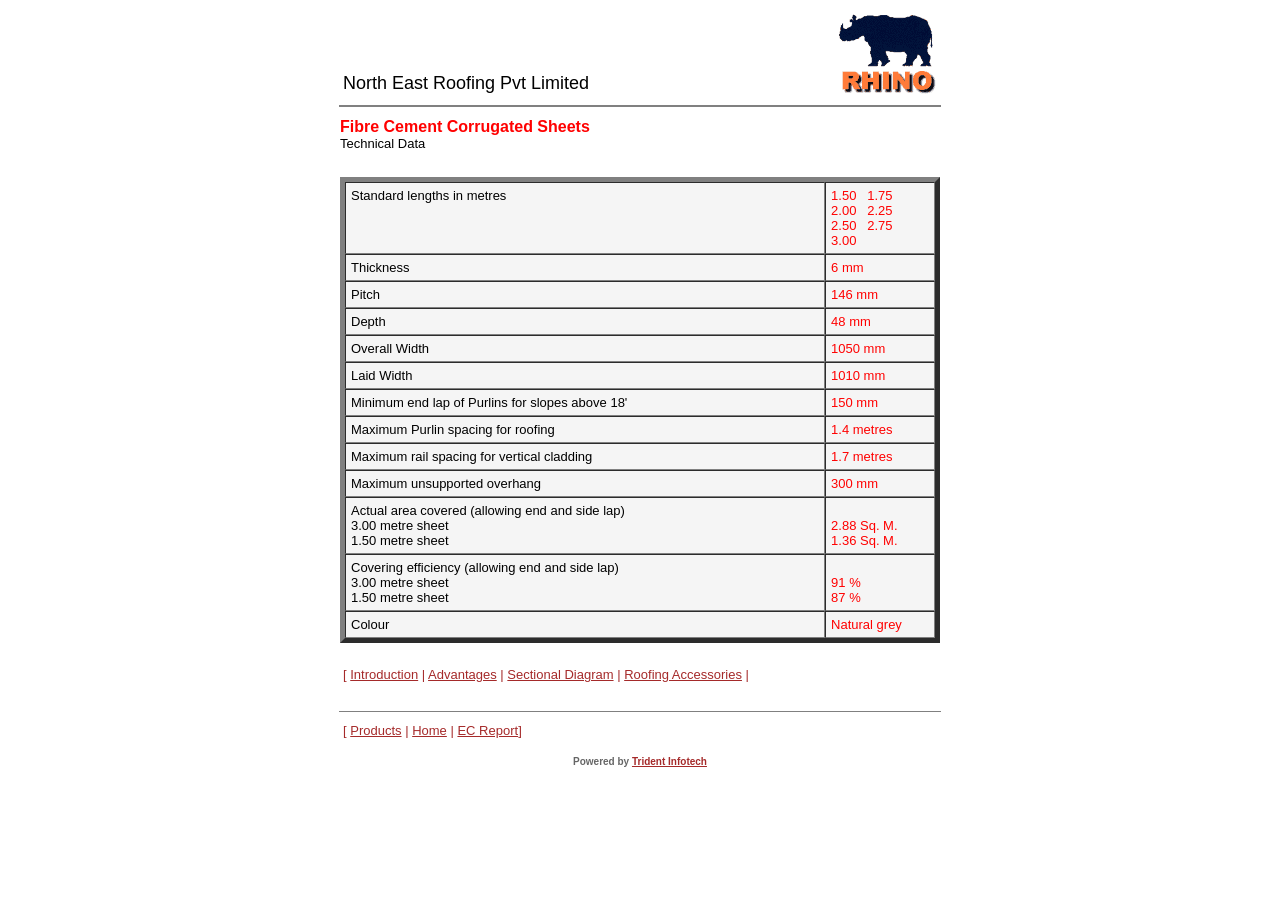
<file: ac_corr_data.html>
<html>

<head>
<title>North East Roofing Pvt Limited - Fibre Cement Corrugated Sheets Technical Data</title>
<style type="text/css">
<!--
.style6 {font-size: 10px;
	font-weight: bold;
}
-->
</style>
</head>

<body bgcolor = white link = brown vlink = red>

<center>

<table width = 600>
<tr>

<td width = 500 valign = bottom><font face = arial color = black size = +1>North East Roofing Pvt Limited</font></td>

<td width = 100 valign = bottom><IMG src = "header.gif"></td>

</tr>
</table>

<hr noshade size = 2 width = 600 align = center>

<table width = 600>

<tr><td colspan = 2>

<font face = arial color = red><b>
Fibre Cement Corrugated Sheets 
</b></font>

<br>

<font face = arial color = black size = -1>
Technical Data
</font>

</td></tr>

<tr><td>&nbsp;</td></tr>

<tr>
<td colspan = 2>

<table width = 600 border = 5 cellpadding = 5 cellspacing = 0>

<tr>
<td width = 500 valign = top bgcolor = whitesmoke>
<font face = arial color = black size = -1>
Standard lengths in metres
</font>
</td>

<td width = 100 valign = top bgcolor = whitesmoke>
<font face = arial color = red size = -1>
1.50&nbsp;&nbsp;&nbsp;1.75&nbsp;&nbsp;&nbsp;<br>
2.00&nbsp;&nbsp;&nbsp;2.25&nbsp;&nbsp;&nbsp;<br>
2.50&nbsp;&nbsp;&nbsp;2.75&nbsp;&nbsp;&nbsp;<br>
3.00
</font>
</td>
</tr>

<tr>
<td valign = top bgcolor = whitesmoke>
<font face = arial color = black size = -1>
Thickness
</font>
</td>

<td valign = top bgcolor = whitesmoke>
<font face = arial color = red size = -1>
6 mm
</font>
</td>
</tr>

<tr>
<td valign = top bgcolor = whitesmoke>
<font face = arial color = black size = -1>
Pitch
</font>
</td>

<td valign = top bgcolor = whitesmoke>
<font face = arial color = red size = -1>
146 mm
</font>
</td>
</tr>

<tr>
<td valign = top bgcolor = whitesmoke>
<font face = arial color = black size = -1>
Depth
</font>
</td>

<td valign = top bgcolor = whitesmoke>
<font face = arial color = red size = -1>
48 mm
</font>
</td>
</tr>

<tr>
<td valign = top bgcolor = whitesmoke>
<font face = arial color = black size = -1>
Overall Width
</font>
</td>

<td valign = top bgcolor = whitesmoke>
<font face = arial color = red size = -1>
1050 mm
</font>
</td>
</tr>

<tr>
<td valign = top bgcolor = whitesmoke>
<font face = arial color = black size = -1>
Laid Width
</font>
</td>

<td valign = top bgcolor = whitesmoke>
<font face = arial color = red size = -1>
1010 mm
</font>
</td>
</tr>

<tr>
<td valign = top bgcolor = whitesmoke>
<font face = arial color = black size = -1>
Minimum end lap of Purlins for slopes above 18'
</font>
</td>

<td valign = top bgcolor = whitesmoke>
<font face = arial color = red size = -1>
150 mm
</font>
</td>
</tr>

<tr>
<td valign = top bgcolor = whitesmoke>
<font face = arial color = black size = -1>
Maximum Purlin spacing for roofing 
</font>
</td>

<td valign = top bgcolor = whitesmoke>
<font face = arial color = red size = -1>
1.4 metres
</font>
</td>
</tr>

<tr>
<td valign = top bgcolor = whitesmoke>
<font face = arial color = black size = -1>
Maximum rail spacing for vertical cladding
</font>
</td>

<td valign = top bgcolor = whitesmoke>
<font face = arial color = red size = -1>
1.7 metres
</font>
</td>
</tr>

<tr>
<td valign = top bgcolor = whitesmoke>
<font face = arial color = black size = -1>
Maximum unsupported overhang
</font>
</td>

<td valign = top bgcolor = whitesmoke>
<font face = arial color = red size = -1>
300 mm
</font>
</td>
</tr>

<tr>
<td valign = top bgcolor = whitesmoke>
<font face = arial color = black size = -1>
Actual area covered (allowing end and side lap) <br>
3.00 metre sheet <br>
1.50 metre sheet
</font>
</td>

<td valign = top bgcolor = whitesmoke>
<font face = arial color = red size = -1>
&nbsp; <br>
2.88 Sq. M. <br>
1.36 Sq. M.
</font>
</td>
</tr>

<tr>
<td valign = top bgcolor = whitesmoke>
<font face = arial color = black size = -1>
Covering efficiency  (allowing end and side lap) <br>
3.00 metre sheet <br>
1.50 metre sheet
</font>
</td>

<td valign = top bgcolor = whitesmoke>
<font face = arial color = red size = -1>
&nbsp; <br>
91 % <br>
87 %
</font>
</td>
</tr>

<tr>
<td valign = top bgcolor = whitesmoke>
<font face = arial color = black size = -1>
Colour 
</font>
</td>

<td valign = top bgcolor = whitesmoke>
<font face = arial color = red size = -1>
Natural grey
</font>
</td>
</tr>

</table></tr>

</table>

<br>

<table width = 600>
<tr>
<td>

<font color = brown face = arial size = -1>

[
<A href = "ac_corrugated.html">Introduction</a>
|
<A href = "ac_corr_adv.html">Advantages</a>
|
<A href = "ac_corr_diagram.html">Sectional Diagram</a>
|
<A href = "ac_corr_roofing.html">Roofing Accessories</a>
|</font></td>
</tr>
</table>

<br>

<hr noshade size = 1 width = 600 align = center>

<table width = 600>

<tr>
<td>

<font color = brown face = arial size = -1>[ <A href = "products.html">Products</a> | <A href = "index.html">Home</a> | <a href="comp.html">EC Report</a>] <br>
<br>

<font face = arial color = red size = -2>
<A href = "mailto:infocal@assamroof.com"></a></font></font></td>
</tr>

</table>
<font color="#666666" face="Arial, Helvetica, sans-serif"><span class="style6">Powered by <a href="http://www.tridentinfotech.net" class="a">Trident 
      Infotech</a></span></font><br>
</center>
</body>
</html>
</file>
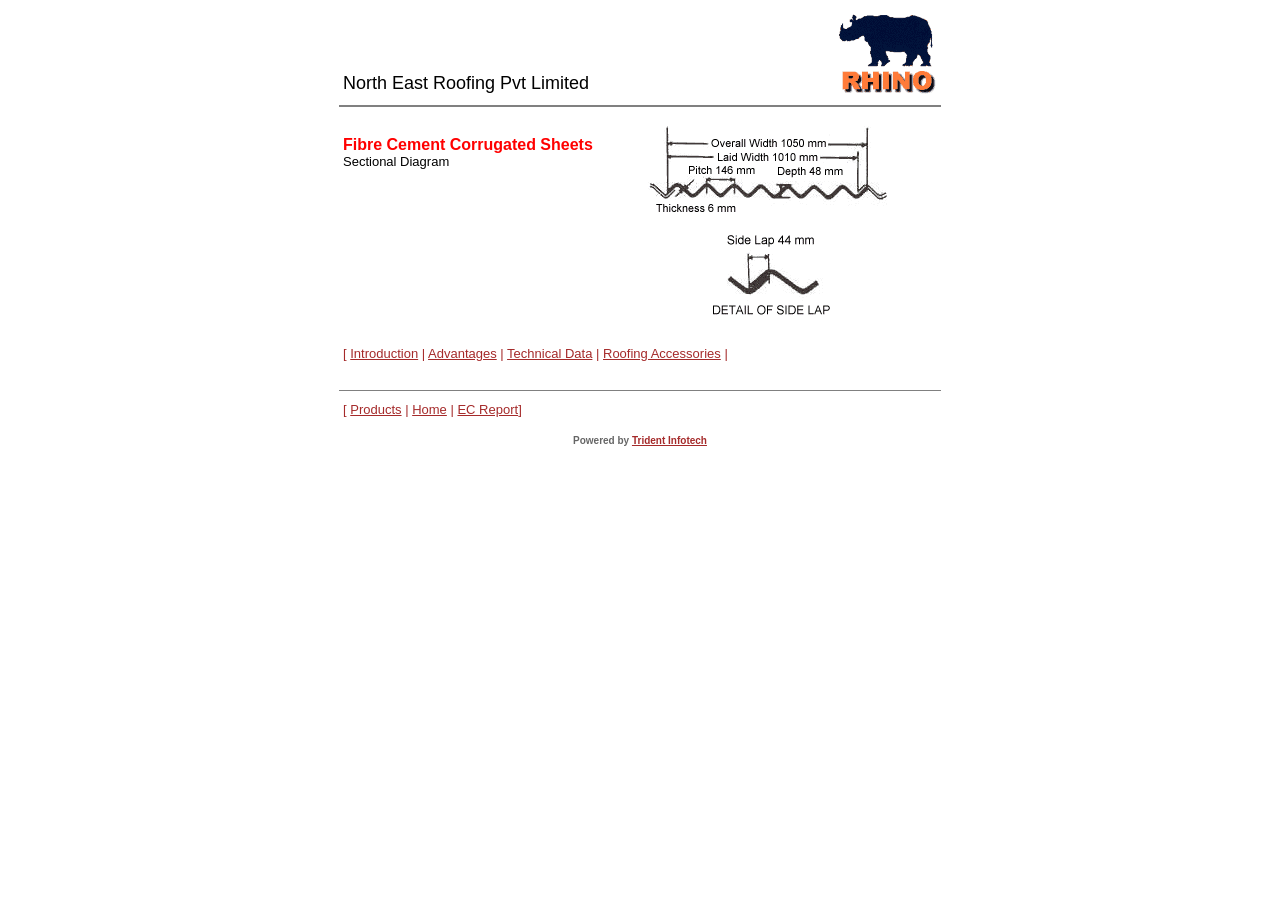
<file: ac_corr_diagram.html>
<html>

<head>
<title>North East Roofing Pvt Limited - Fibre Cement Corrugated Sheets Sectional Diagram</title>
<style type="text/css">
<!--
.style6 {font-size: 10px;
	font-weight: bold;
}
-->
</style>
</head>

<body bgcolor = white link = brown vlink = red>

<center>

<table width = 600>
<tr>

<td width = 500 valign = bottom><font face = arial color = black size = +1>North East Roofing Pvt Limited</font></td>

<td width = 100 valign = bottom><IMG src = "header.gif"></td>

</tr>
</table>

<hr noshade size = 2 width = 600 align = center>

<table width = 600>

<tr>

<td valign = top width = 300>

<br>
<font face = arial color = red><b>
Fibre Cement Corrugated Sheets 
</b></font>
<br>

<font face = arial color = black size = -1>
Sectional Diagram
</font>

</td>

<td valign = top width = 300>
<IMG src = "ac_sectional.gif">

</td>
</tr>

</table>

<br>

<table width = 600>
<tr>
<td>

<font color = brown face = arial size = -1>

[
<A href = "ac_corrugated.html">Introduction</a>
|
<A href = "ac_corr_adv.html">Advantages</a>
|
<A href = "ac_corr_data.html">Technical Data</a>
|
<A href = "ac_corr_roofing.html">Roofing Accessories</a>
|</font></td>
</tr>
</table>

<br>

<hr noshade size = 1 width = 600 align = center>

<table width = 600>

<tr>
<td>

<font color = brown face = arial size = -1>[ <A href = "products.html">Products</a> | <A href = "index.html">Home</a> | <a href="comp.html">EC Report</a>] <br>
<br>

<font face = arial color = red size = -2>
<A href = "mailto:infocal@assamroof.com"></a></font></font></td>
</tr>

</table>
<font color="#666666" face="Arial, Helvetica, sans-serif"><span class="style6">Powered by <a href="http://www.tridentinfotech.net" class="a">Trident 
      Infotech</a></span></font><br>
</center>
</body>
</html>
</file>
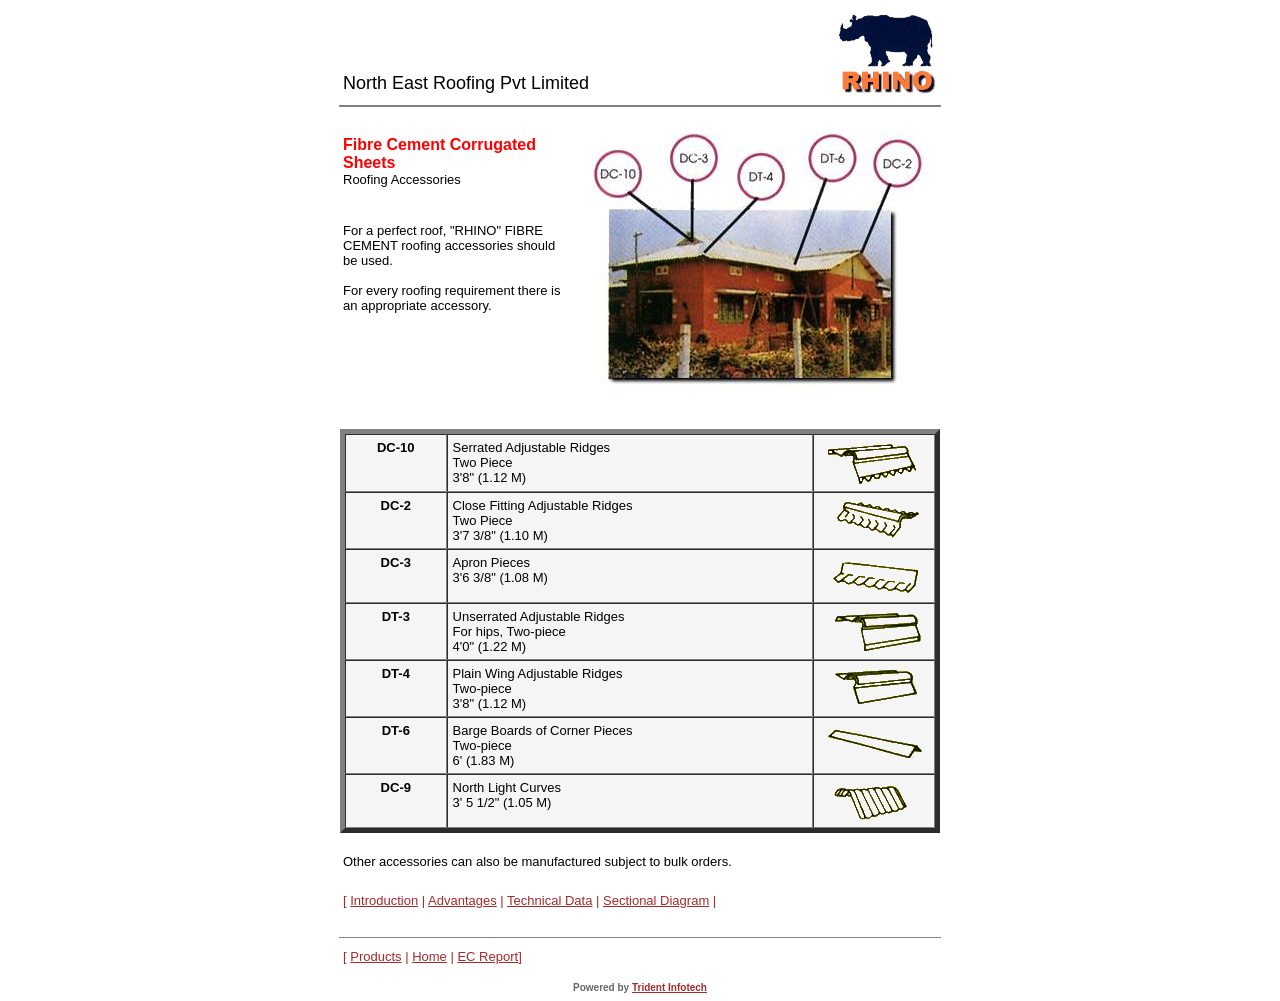
<file: ac_corr_roofing.html>
<html>

<head>
<title>North East Roofing Pvt Limited - Fibre Cement Corrugated Sheets Roofing Accessories</title>
<style type="text/css">
<!--
.style6 {font-size: 10px;
	font-weight: bold;
}
-->
</style>
</head>

<body bgcolor = white link = brown vlink = red>

<center>

<table width = 600>
<tr>

<td width = 500 valign = bottom><font face = arial color = black size = +1>North East Roofing Pvt Limited</font></td>

<td width = 100 valign = bottom><IMG src = "header.gif"></td>

</tr>
</table>

<hr noshade size = 2 width = 600 align = center>

<table width = 600>

<tr>

<td valign = top width = 270>

<br>

<font face = arial color = red><b>
Fibre Cement Corrugated Sheets 
</b></font>

<br>

<font face = arial color = black size = -1>
Roofing Accessories
</font>

<br><br><br>

<font face = arial color = black size = -1>

For a perfect roof, "RHINO" FIBRE CEMENT roofing accessories should be used.

<br><br>

For every roofing requirement there is an appropriate accessory.

</font>

</td>

<td valign = top width = 330>
<IMG src = "ac_roofing.jpg">

</td>
</tr>

</table>

<br><br>

<table width = 600 border = 5 cellpadding = 5 cellspacing = 0>

<tr>
<td width = 100 align = middle valign = top bgcolor = whitesmoke>
<font face = arial color = black size = -1><strong>
DC-10</strong></font></td>

<td width = 400 valign = top bgcolor = whitesmoke>
<font face = arial color = black size = -1>
Serrated Adjustable Ridges <br>
Two Piece <br>
3'8" 
      (1.12 M) </B></font>
</td>

<td width = 100 align = middle valign = top bgcolor = whitesmoke>
<IMG src = "ac_dc-10.gif">
</td>
</tr>

<tr>
<td align = middle valign = top bgcolor = whitesmoke>
<font face = arial color = black size = -1><b>
DC-2
</b></font>
</td>

<td valign = top bgcolor = whitesmoke>
<font face = arial color = black size = -1>
Close Fitting Adjustable Ridges <br>
Two Piece <br>
 3'7 3/8" (1.10 M) 
      </B></font>
</td>

<td align = middle valign = top bgcolor = whitesmoke>
<IMG src = "ac_dc-2.gif">
</td>
</tr>

<tr>
<td align = middle valign = top bgcolor = whitesmoke>
<font face = arial color = black size = -1><b>
DC-3
</b></font>
</td>

<td valign = top bgcolor = whitesmoke>
<font face = arial color = black size = -1>
Apron Pieces <br>
3'6 3/8" (1.08 M) </B></font>
</td>

<td align = middle valign = top bgcolor = whitesmoke>
<IMG src = "ac_dc-3.gif">
</td>
</tr>

<tr>
<td align = middle valign = top bgcolor = whitesmoke>
<font face = arial color = black size = -1><b>
DT-3
</b></font>
</td>

<td valign = top bgcolor = whitesmoke>
<font face = arial color = black size = -1>
Unserrated Adjustable Ridges <br>
For hips, Two-piece <br>
4'0" (1.22 
      M) </B></font>
</td>

<td align = middle valign = top bgcolor = whitesmoke>
<IMG src = "ac_dt-3.gif">
</td>
</tr>

<tr>
<td align = middle valign = top bgcolor = whitesmoke>
<font face = arial color = black size = -1><b>
DT-4
</b></font>
</td>

<td valign = top bgcolor = whitesmoke>
<font face = arial color = black size = -1>
Plain Wing Adjustable Ridges <br>
Two-piece <br>
3'8" (1.12 M) 
      </B></font>
</td>

<td align = middle valign = top bgcolor = whitesmoke>
<IMG src = "ac_dt-4.gif">
</td>
</tr>

<tr>
<td align = middle valign = top bgcolor = whitesmoke>
<font face = arial color = black size = -1><b>
DT-6
</b></font>
</td>

<td valign = top bgcolor = whitesmoke>
<font face = arial color = black size = -1>
Barge Boards of Corner Pieces <br>
Two-piece <br>
6' (1.83 M) 
      </B></font>
</td>

<td align = middle valign = top bgcolor = whitesmoke>
<IMG src = "ac_dt-6.gif">
</td>
</tr>

<tr>
<td align = middle valign = top bgcolor = whitesmoke>
<font face = arial color = black size = -1><b>
DC-9
</b></font>
</td>

<td valign = top bgcolor = whitesmoke>
<font face = arial color = black size = -1>
North Light Curves <br>
3' 5 1/2" (1.05 M) </B></font>
</td>

<td align = middle valign = top bgcolor = whitesmoke>
<IMG src = "ac_dc-9.gif">
</td>
</tr>

</table>

<br>

<table width = 600>

<tr><td>
<font face = arial color = black size = -1>
Other accessories can also be manufactured subject to bulk orders.
</font>
</td></tr>

</table>

<br>

<table width = 600>
<tr>
<td>

<font color = brown face = arial size = -1>

[
<A href = "ac_corrugated.html">Introduction</a>
|
<A href = "ac_corr_adv.html">Advantages</a>
|
<A href = "ac_corr_data.html">Technical Data</a>
|
<A href = "ac_corr_diagram.html">Sectional Diagram</a>
|</font></td>
</tr>
</table>

<br>

<hr noshade size = 1 width = 600 align = center>

<table width = 600>

<tr>
<td>

<font color = brown face = arial size = -1>[ <A href = "products.html">Products</a> | <A href = "index.html">Home</a> | <a href="comp.html">EC Report</a>] <br>
<br>

<font face = arial color = red size = -2>
<A href = "mailto:infocal@assamroof.com"></a></font></font></td>
</tr>

</table>
<font color="#666666" face="Arial, Helvetica, sans-serif"><span class="style6">Powered by <a href="http://www.tridentinfotech.net" class="a">Trident 
      Infotech</a></span></font><br>
</center>
</body>
</html>
</file>
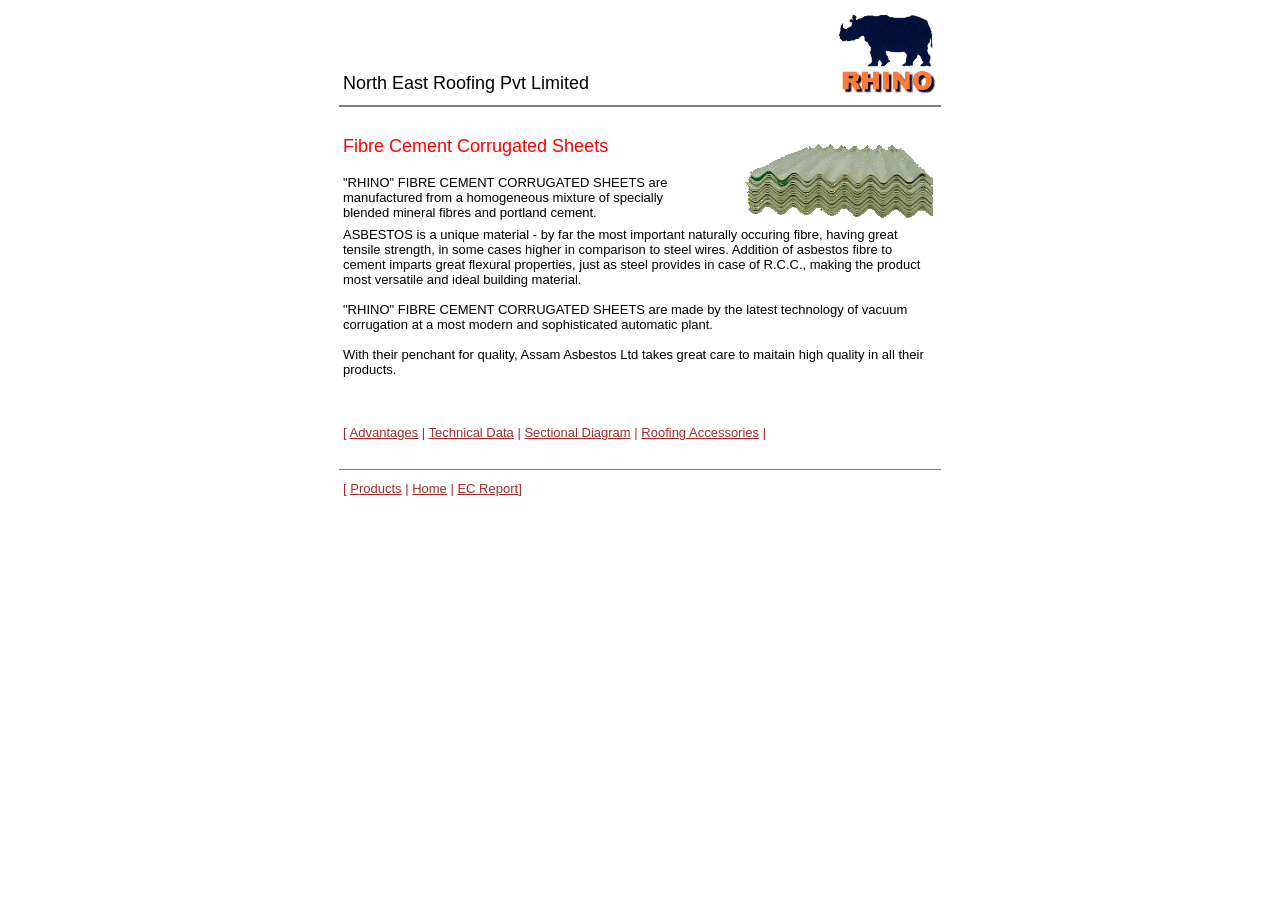
<file: ac_corrugated.html>
<html>

<head>
<title>North East Roofing Pvt Limited - Fibre Cement Corrugated Sheets</title>
</head>

<body bgcolor = white link = brown vlink = red>

<center>

<table width = 600>
<tr>

<td width = 500 valign = bottom><font face = arial color = black size = +1>North East  Roofing Pvt Limited</font></td>

<td width = 100 valign = bottom><IMG src = "header.gif"></td>

</tr>
</table>

<hr noshade size = 2 width = 600 align = center>

<br>

<table width = 600>
<tr>

<td valign = top width = 350>
<font face = arial size = +1 color = red>Fibre Cement Corrugated Sheets</font>

<br><br>

<font face = arial color = black size = -1>

"RHINO" FIBRE CEMENT CORRUGATED SHEETS are 
      manufactured from a homogeneous mixture of specially blended mineral 
      fibres and portland cement.</font>

         
        

</td>

<td valign = top width = 250 align = right>

<IMG border = 0 src = "ac_sheet.gif">

</td>

</tr>
</table>

<table width = 600>

<tr>
<td>

<font face = arial color = black size = -1>

ASBESTOS is a unique material - by far the most important naturally occuring
fibre, having great tensile strength, in some cases higher in comparison to 
steel wires. Addition of asbestos fibre to cement imparts great flexural 
properties, just as steel provides in case of R.C.C., making the product
most versatile and ideal building material.

<br><br>

"RHINO" FIBRE CEMENT CORRUGATED SHEETS are made by the latest technology of
vacuum corrugation at a most modern and sophisticated automatic plant.

<br><br>

With their penchant for quality, Assam Asbestos Ltd takes great care to
maitain high quality in all their products.

</font>

</td>
</tr>

<tr><td>&nbsp;</td></tr>
<tr><td>&nbsp;</td></tr>

<tr>

<td>

<font color = brown face = arial size = -1>

[
<A href = "ac_corr_adv.html">Advantages</a>
|
<A href = "ac_corr_data.html">Technical Data</a>
|
<A href = "ac_corr_diagram.html">Sectional Diagram</a>
|
<A href = "ac_corr_roofing.html">Roofing Accessories</a>
|</font></td>

</tr>

</table>

<br>

<hr noshade size = 1 width = 600 align = center>

<table width = 600>

<tr>
<td><font color = brown face = arial size = -1>[ <A href = "products.html">Products</a> | <A href = "index.html">Home</a> | <a href="comp.html">EC Report</a>] <br>
    <br>
    <font face = arial color = red size = -2> <A href = "mailto:infocal@assamroof.com"></a> </font></font></td>
</tr>

</table></center>
</body>
</html>
</file>
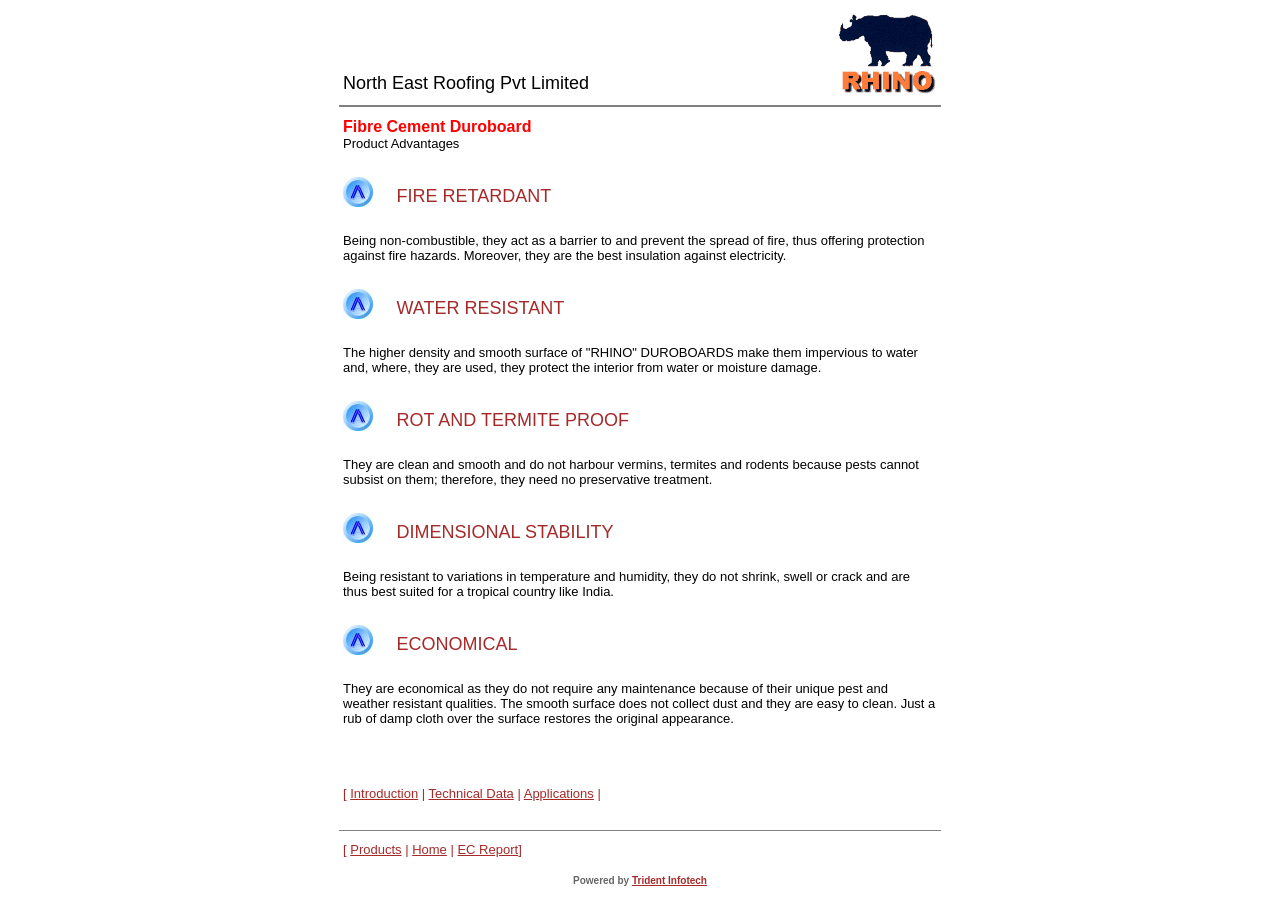
<file: ac_duro_adv.html>
<html>

<head>
<title>North East Roofing Pvt Limited - Fibre Cement Duroboard Product Advantages</title>
<style type="text/css">
<!--
.style6 {font-size: 10px;
	font-weight: bold;
}
-->
</style>
</head>

<body bgcolor = white link = brown vlink = red>

<center>

<table width = 600>
<tr>

<td width = 500 valign = bottom><font face = arial color = black size = +1>North East Roofing Pvt Limited</font></td>

<td width = 100 valign = bottom><IMG src = "header.gif"></td>

</tr>
</table>

<hr noshade size = 2 width = 600 align = center>
<table width = 600>

<tr></tr>

</table>

<table width = 600>

<tr><td colspan = 2>

<font face = arial color = red><b>
Fibre Cement Duroboard
</b></font>

<br>

<font face = arial color = black size = -1>
Product Advantages
</font>

</td></tr>

<tr><td colspan = 2>&nbsp;</td></tr>

<tr>

<td width = 50 valign = bottom><IMG src = "button_sma.jpg"></td>
<td width = 550 valign = bottom>
<font face = arial color = brown size = +1>
FIRE RETARDANT </B></font>

</td>

</tr>

<tr><td>&nbsp;</td></tr>

<tr>
<td colspan = 2>

<font face = arial color = black size = -1>

Being non-combustible, they act as a barrier to and prevent the spread
of fire, thus offering protection against fire hazards. Moreover, they
are the best insulation against electricity.

</font>

</td>
</tr>

<tr><td colspan = 2>&nbsp;</td></tr>

<tr>

<td width = 50 valign = bottom><IMG src = "button_sma.jpg"></td>
<td width = 550 valign = bottom>
<font face = arial color = brown size = +1>
WATER RESISTANT </B></font>

</td>

</tr>

<tr><td>&nbsp;</td></tr>

<tr>
<td colspan = 2>

<font face = arial color = black size = -1>

The higher density and smooth surface of "RHINO" DUROBOARDS make them
impervious to water and, where, they are used, they  protect the interior
from water or moisture damage.
</font>

</td>
</tr>

<tr><td colspan = 2>&nbsp;</td></tr>

<tr>

<td width = 50 valign = bottom><IMG src = "button_sma.jpg"></td>
<td width = 550 valign = bottom>
<font face = arial color = brown size = +1>
ROT AND TERMITE PROOF 
  </B></font>

</td>

</tr>

<tr><td>&nbsp;</td></tr>

<tr>
<td colspan = 2>

<font face = arial color = black size = -1>

They are clean and smooth and do not harbour vermins, termites and rodents
because pests cannot subsist on them; therefore, they need no preservative
treatment.

</font>

</td>
</tr>


<tr><td colspan = 2>&nbsp;</td></tr>

<tr>

<td width = 50 valign = bottom><IMG src = "button_sma.jpg"></td>
<td width = 550 valign = bottom>
<font face = arial color = brown size = +1>
DIMENSIONAL STABILITY 
  </B></font>

</td>

</tr>

<tr><td>&nbsp;</td></tr>

<tr>
<td colspan = 2>

<font face = arial color = black size = -1>

Being resistant to variations in temperature and humidity, they do not 
shrink, swell or crack and are thus best suited for a tropical country 
like India.

</font>

</td>
</tr>

<tr><td colspan = 2>&nbsp;</td></tr>

<tr>

<td width = 50 valign = bottom><IMG src = "button_sma.jpg"></td>
<td width = 550 valign = bottom>
<font face = arial color = brown size = +1>
ECONOMICAL </B></font>

</td>

</tr>

<tr><td>&nbsp;</td></tr>

<tr>
<td colspan = 2>

<font face = arial color = black size = -1>

They are economical as they do not require any maintenance because of 
their unique pest and weather resistant qualities. The smooth surface
does not collect dust and they are easy to clean. Just a rub of damp
cloth over the surface restores the original appearance.

</font>

</td>
</tr>



</table>

<br><br><br>

<table width = 600>
<tr>
<td>

<font color = brown face = arial size = -1>

[
<A href = "ac_duroboard.html">Introduction</a>
|
<A href = "ac_duro_data.html">Technical Data</a>
|
<A href = "ac_duro_appl.html">Applications</a>
|</font></td>
</tr>
</table>

<br>

<hr noshade size = 1 width = 600 align = center>

<table width = 600>

<tr>
<td>

<font color = brown face = arial size = -1>[ <A href = "products.html">Products</a> | <A href = "index.html">Home</a> | <a href="comp.html">EC Report</a>] <br>
<br>

<font face = arial color = red size = -2>
<A href = "mailto:infocal@assamroof.com"></a></font></font></td>
</tr>

</table>
<font color="#666666" face="Arial, Helvetica, sans-serif"><span class="style6">Powered by <a href="http://www.tridentinfotech.net" class="a">Trident 
      Infotech</a></span></font><br>
</center>
</body>
</html>
</file>
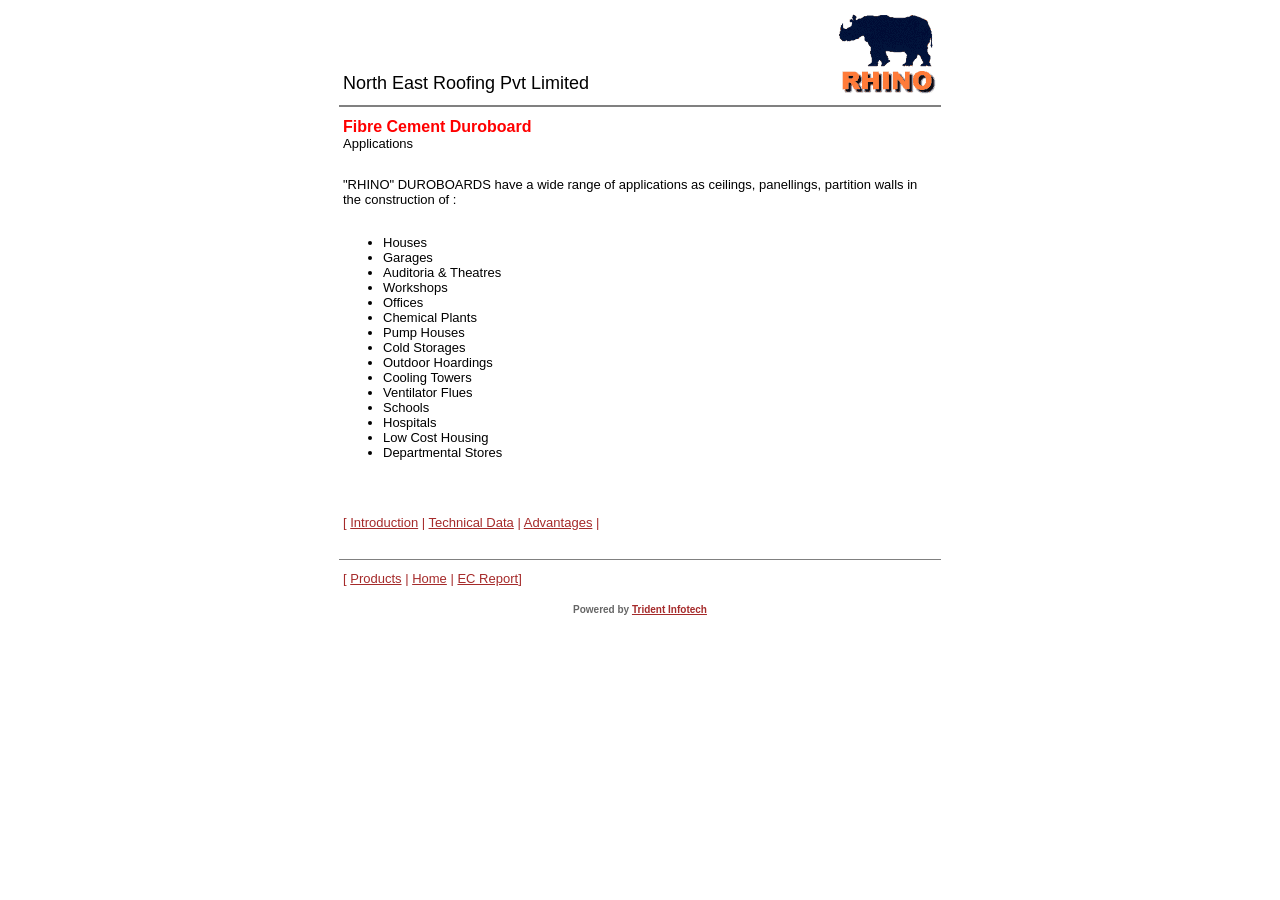
<file: ac_duro_appl.html>
<html>

<head>
<title>Assam Roofing Limited - Fibre Cement Duroboard Applications</title>
<style type="text/css">
<!--
.style6 {font-size: 10px;
	font-weight: bold;
}
-->
</style>
</head>

<body bgcolor = white link = brown vlink = red>

<center>

<table width = 600>
<tr>

<td width = 500 valign = bottom><font face = arial color = black size = +1>North East Roofing Pvt Limited</font></td>

<td width = 100 valign = bottom><IMG src = "header.gif"></td>

</tr>
</table>

<hr noshade size = 2 width = 600 align = center>
<table width = 600>

<tr></tr>

</table>

<table width = 600>

<tr><td colspan = 2>

<font face = arial color = red><b>
Fibre Cement Duroboard
</b></font>

<br>

<font face = arial color = black size = -1>
Applications
</font>

</td></tr>

<tr><td colspan = 2>&nbsp;</td></tr>

<tr>

<td>

<font face = arial color = black size = -1>

"RHINO" DUROBOARDS have a wide range of applications as ceilings, 
panellings, partition walls in the construction of :

<br><br>

<ul>

<li>Houses
<li>Garages
<li>Auditoria &amp; Theatres
<li>Workshops
<li>Offices
<li>Chemical Plants
<li>Pump Houses
<li>Cold Storages
<li>Outdoor Hoardings
<li>Cooling Towers
<li>Ventilator Flues
<li>Schools
<li>Hospitals
<li>Low Cost Housing
<li>Departmental Stores</li> 

</ul>

</font>

</td>
</tr>

</table>

<br><br>

<table width = 600>
<tr>
<td>

<font color = brown face = arial size = -1>

[
<A href = "ac_duroboard.html">Introduction</a>
|
<A href = "ac_duro_data.html">Technical Data</a>
|
<A href = "ac_duro_adv.html">Advantages</a>
|</font></td>
</tr>
</table>

<br>

<hr noshade size = 1 width = 600 align = center>

<table width = 600>

<tr>
<td>

<font color = brown face = arial size = -1>[ <A href = "products.html">Products</a> | <A href = "index.html">Home</a> | <a href="comp.html">EC Report</a>] <br>
<br>

<font face = arial color = red size = -2>
<A href = "mailto:infocal@assamroof.com"></a></font></font></td>
</tr>

</table>
<font color="#666666" face="Arial, Helvetica, sans-serif"><span class="style6">Powered by <a href="http://www.tridentinfotech.net" class="a">Trident 
      Infotech</a></span></font><br>
</center>
</body>
</html>
</file>
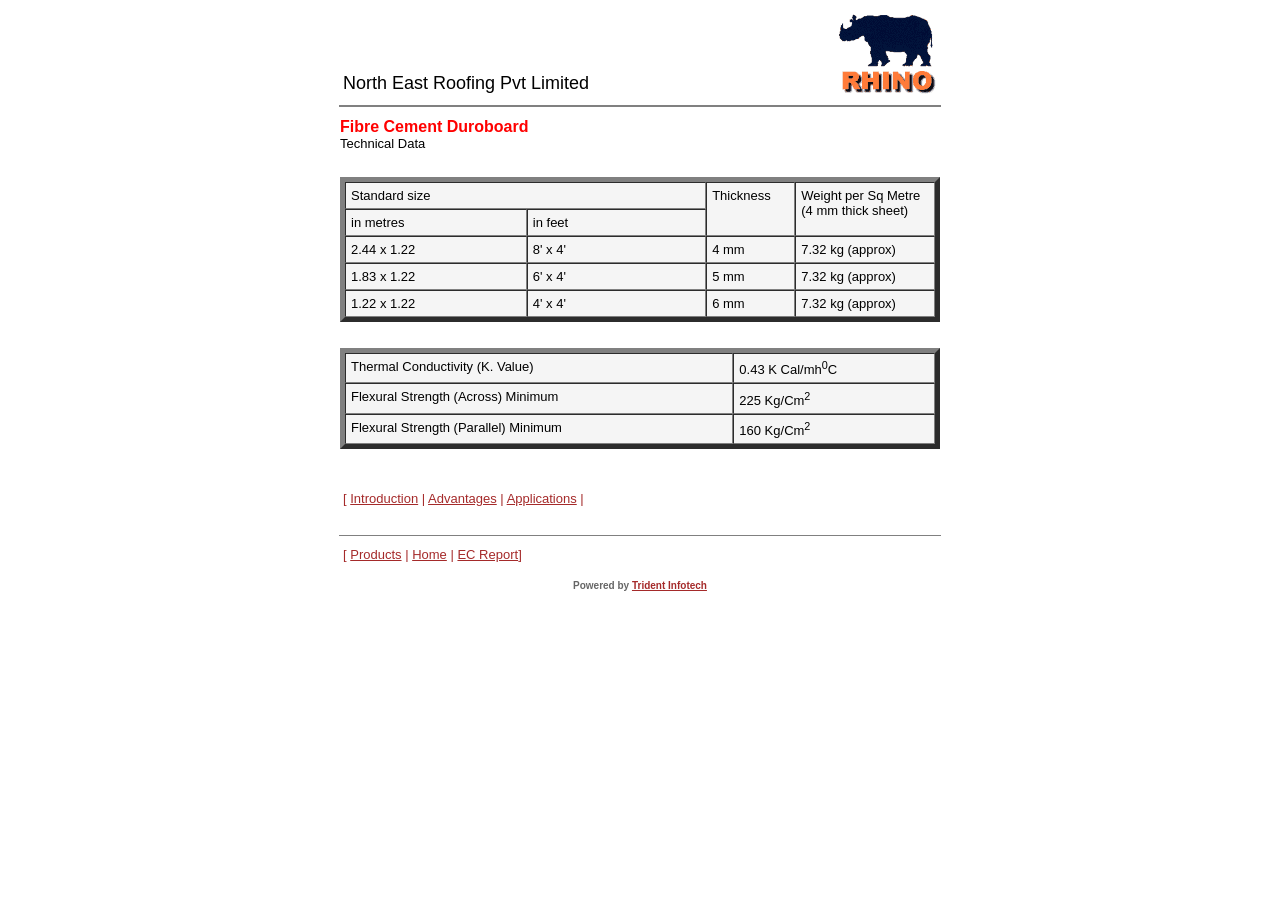
<file: ac_duro_data.html>
<html>

<head>
<title>North East  Roofing Pvt Limited - Fibre Cement Duroboard Technical Data</title>
<style type="text/css">
<!--
.style6 {font-size: 10px;
	font-weight: bold;
}
-->
</style>
</head>

<body bgcolor = white link = brown vlink = red>

<center>

<table width = 600>
<tr>

<td width = 500 valign = bottom><font face = arial color = black size = +1>North East Roofing Pvt Limited</font></td>

<td width = 100 valign = bottom><IMG src = "header.gif"></td>

</tr>
</table>

<hr noshade size = 2 width = 600 align = center>
<table width = 600>

<tr></tr>

</table>

<table width = 600>

<tr><td colspan = 2>

<font face = arial color = red><b>
Fibre Cement Duroboard
</b></font>

<br>

<font face = arial color = black size = -1>
Technical Data
</font>

</td></tr>

<tr><td colspan = 2>&nbsp;</td></tr>

<tr>

<td>

<table width = 600 border = 5 cellpadding = 5 cellspacing = 0>

<tr>

<td colspan = 2 width = 380 valign = top bgcolor = whitesmoke>
<font face = arial color = black size = -1>
Standard size </B></font>
</td>

<td rowspan = 2 width = 80 valign = top bgcolor = whitesmoke>
<font face = arial color = black size = -1>
Thickness </B></font>
</td>

<td rowspan = 2 width = 140 valign = top bgcolor = whitesmoke>
<font face = arial color = black size = -1>
Weight per Sq Metre<br>
(4 mm 
            thick sheet) </B></font>
</td>

</tr>

<tr>

<td width = 190 valign = top bgcolor = whitesmoke>
<font face = arial color = black size = -1>
in metres </B></font>
</td>

<td width = 190 valign = top bgcolor = whitesmoke>
<font face = arial color = black size = -1>
in feet </B></font>
</td>

</tr>

<tr>

<td width = 190 valign = top bgcolor = whitesmoke>
<font face = arial color = black size = -1>
2.44 x 1.22 </B></font>
</td>

<td width = 190 valign = top bgcolor = whitesmoke>
<font face = arial color = black size = -1>
8' x 4' </B></font>
</td>

<td width = 70 valign = top bgcolor = whitesmoke>
<font face = arial color = black size = -1>
4 mm 
          </B></font>
</td>

<td width = 140 valign = top bgcolor = whitesmoke>
<font face = arial color = black size = -1>
7.32 kg (approx) </B></font>
</td>

</tr>

<tr>

<td width = 190 valign = top bgcolor = whitesmoke>
<font face = arial color = black size = -1>
1.83 x 1.22 </B></font>
</td>

<td width = 190 valign = top bgcolor = whitesmoke>
<font face = arial color = black size = -1>
6' x 4' </B></font>
</td>

<td width = 70 valign = top bgcolor = whitesmoke>
<font face = arial color = black size = -1>
5 mm 
          </B></font>
</td>

<td width = 140 valign = top bgcolor = whitesmoke>
<font face = arial color = black size = -1>
7.32 kg (approx) </B></font>
</td>

</tr>

<tr>

<td width = 190 valign = top bgcolor = whitesmoke>
<font face = arial color = black size = -1>
1.22 x 1.22 </B></font>
</td>

<td width = 190 valign = top bgcolor = whitesmoke>
<font face = arial color = black size = -1>
4' x 4' </B></font>
</td>

<td width = 70 valign = top bgcolor = whitesmoke>
<font face = arial color = black size = -1>
6 mm 
          </B></font>
</td>

<td width = 140 valign = top bgcolor = whitesmoke>
<font face = arial color = black size = -1>
7.32 kg (approx) 
    </B></font>
</td>

</tr>

</table>

</td>
</tr>

<tr><td>&nbsp;</td></tr>

<tr>
<td>

<table width = 600 border = 5 cellpadding = 5 cellspacing = 0>

<tr>

<td width = 400 valign = top bgcolor = whitesmoke>
<font face = arial color = black size = -1>
Thermal Conductivity (K. Value) </B></font>
</td>

<td width = 200 valign = top bgcolor = whitesmoke>
<font face = arial color = black size = -1>
0.43 K Cal/mh<sup>0</sup>C 
            </B></font>
</td>

</tr>

<tr>

<td width = 400 valign = top bgcolor = whitesmoke>
<font face = arial color = black size = -1>
Flexural Strength (Across) Minimum 
</B></font>
</td>

<td width = 200 valign = top bgcolor = whitesmoke>
<font face = arial color = black size = -1>
225 Kg/Cm<sup>2</sup> 
            </B></font>
</td>

</tr>

<tr>

<td width = 400 valign = top bgcolor = whitesmoke>
<font face = arial color = black size = -1>
Flexural Strength (Parallel) Minimum 
          </B></font>
</td>

<td width = 200 valign = top bgcolor = whitesmoke>
<font face = arial color = black size = -1>
160 Kg/Cm<sup>2</sup> 
            </B></font>
</td>

</tr>

</table>


</td>
</tr>

</table>

<br><br>

<table width = 600>
<tr>
<td>

<font color = brown face = arial size = -1>

[
<A href = "ac_duroboard.html">Introduction</a>
|
<A href = "ac_duro_adv.html">Advantages</a>
|
<A href = "ac_duro_appl.html">Applications</a>
|</font></td>
</tr>
</table>

<br>

<hr noshade size = 1 width = 600 align = center>

<table width = 600>

<tr>
<td>

<font color = brown face = arial size = -1>[ <A href = "products.html">Products</a> | <A href = "index.html">Home</a> | <a href="comp.html">EC Report</a>] <br>
<br>

<font face = arial color = red size = -2>
<A href = "mailto:infocal@assamroof.com"></a></font></font></td>
</tr>

</table>
<font color="#666666" face="Arial, Helvetica, sans-serif"><span class="style6">Powered by <a href="http://www.tridentinfotech.net" class="a">Trident 
      Infotech</a></span></font><br>
</center>
</body>
</html>
</file>
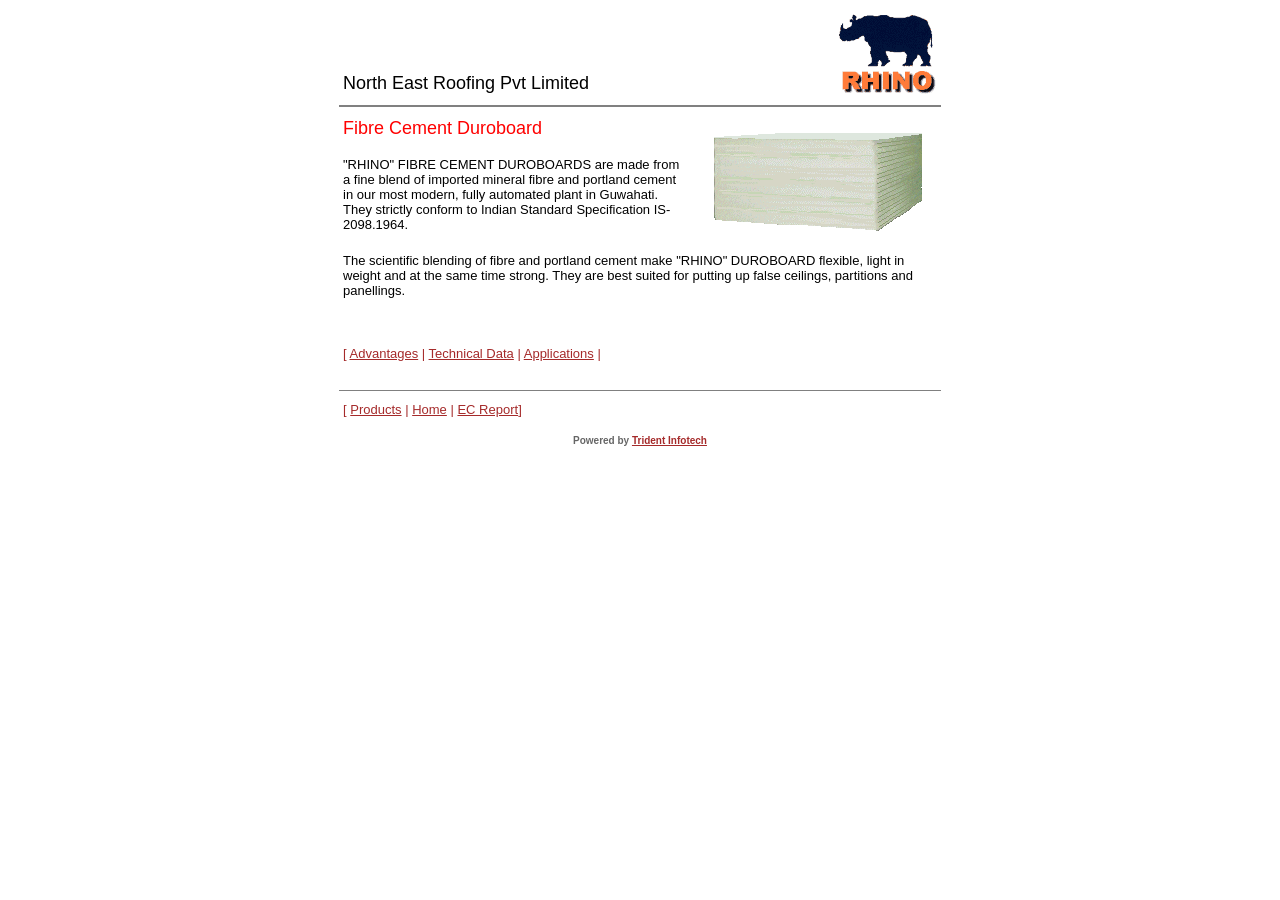
<file: ac_duroboard.html>
<html>

<head>
<title>North East Roofing Pvt Limited - Fibre Cement Duroboard</title>
<style type="text/css">
<!--
.style6 {font-size: 10px;
	font-weight: bold;
}
-->
</style>
</head>

<body bgcolor = white link = brown vlink = red>

<center>

<table width = 600>
<tr>

<td width = 500 valign = bottom><br>
<font face = arial color = black size = +1>North East Roofing Pvt Limited</font></td>

<td width = 100 valign = bottom><IMG src = "header.gif"></td>

</tr>
</table>

<hr noshade size = 2 width = 600 align = center>
<table width = 600>
<tr>

<td valign = top width = 350>
<font face = arial size = +1 color = red>Fibre Cement Duroboard</font>

<br><br>

<font face = arial color = black size = -1>

"RHINO" FIBRE CEMENT DUROBOARDS are made from 
      a fine blend of imported mineral fibre and portland cement in our most 
      modern, fully automated plant in Guwahati. They strictly conform to Indian 
      Standard Specification IS-2098.1964.</font>

           
          
         


</td>

<td valign = top width = 250 align = right>

<IMG border = 0 src = "ac_duro.gif">

</td>

</tr>
</table>

<table width = 600>

<tr>
<td>

<font face = arial color = black size = -1>

The scientific blending of fibre and portland cement make "RHINO" DUROBOARD
flexible, light in weight and at the same time strong. They are best suited
for putting up false ceilings, partitions and panellings.

</font>

</td>
</tr>

<tr><td>&nbsp;</td></tr>
<tr><td>&nbsp;</td></tr>

<tr>

<td>

<font color = brown face = arial size = -1>

[
<A href = "ac_duro_adv.html">Advantages</a>
|
<A href = "ac_duro_data.html">Technical Data</a>
|
<A href = "ac_duro_appl.html">Applications</a>
|</font></td>

</tr>

</table>

<br>

<hr noshade size = 1 width = 600 align = center>

<table width = 600>

<tr>
<td>

<font color = brown face = arial size = -1>

[
<A href = "products.html">Products</a> |
<A href = "index.html">Home</a>
| <a href="comp.html">EC Report</a>]

<br>
<br>

<font face = arial color = red size = -2>
<A href = "mailto:infocal@assamroof.com"></a></font></font>
</td>
</tr>

</table>
<font color="#666666" face="Arial, Helvetica, sans-serif"><span class="style6">Powered by <a href="http://www.tridentinfotech.net" class="a">Trident 
      Infotech</a></span></font><br>
</center>
</body>
</html>
</file>
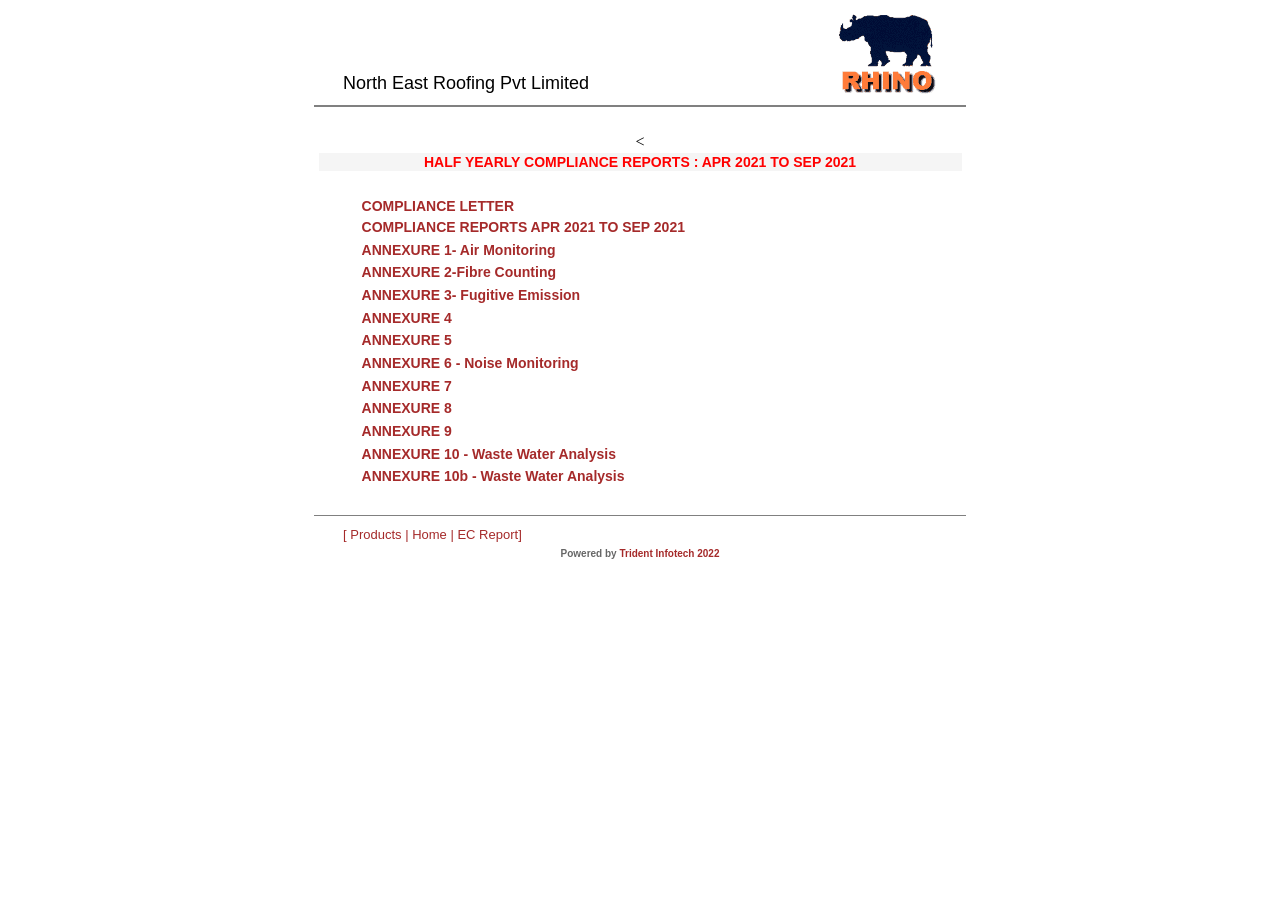
<file: comp.html>
<!DOCTYPE HTML PUBLIC "-//W3C//DTD HTML 4.0 Transitional//EN">
<html>
<head>
	<title>North East Roofing Pvt Limited - Compliance Report</title>
	<META content="MSHTML 6.00.2600.0" name=GENERATOR>
	<style type="text/css"><!--

@import url("STL.CSS");

.style1 {

	font-family: Arial, Helvetica, sans-serif;

	font-size: 14px;

}

.style2 {
	color: #FF0000;
	font-weight: bold;
	font-family: Arial, Helvetica, sans-serif;
	font-size: 14px;
}

.style3 {font-weight: bold}

.style6 {font-size: 10px;

	font-weight: bold;

}

a:link {

	text-decoration: none;

}

a:visited {

	text-decoration: none;

}

a:hover {

	text-decoration: none;

}

a:active {

	text-decoration: none;

}
.style8 {font-family: Arial, Helvetica, sans-serif; font-size: 14px; font-weight: bold; }

-->
	</style>
</head>
<body bgcolor="white" link="brown" vlink="red">
<center>
<table width="600">
	<tbody>
		<tr>
			<td valign="bottom" width="500"><br />
			<font color="black" face="arial" size="+1">North East Roofing Pvt Limited</font></td>
			<td valign="bottom" width="100"><img src="header.gif" /></td>
		</tr>
	</tbody>
</table>

<hr align="center" noshade="noshade" size="2" width="650" />
<table width="600">
	<tbody>
		<tr>
		</tr>
	</tbody>
</table>

<table width="647">
	<tbody>
		<tr>
			<td bgcolor="whitesmoke" colspan="4">
			<div align="center" class="style2">HALF YEARLY COMPLIANCE REPORTS : APR 2021 TO SEP 2021</div>
			</td>
		</tr>
	</tbody>
	<tbody>
<br>
		<tr>
			<td width="37"></td>
			<td width="386"></td>
			<td valign="top" width="193"></td>
		</tr>
		<tr>
		  <td class="bodytext2" valign="top"></td>
		  <td class="style1" valign="top">&nbsp;</td>
		  <td class="bodytext2" valign="top"></td>
    </tr>
		<tr>
			<td class="bodytext2" valign="top" width="37"></td>
			<td class="style1" valign="top"><a class="style8" href="nerpl_main.pdf">COMPLIANCE LETTER </a></td>
			<td class="bodytext2" valign="top" width="193"></td>
		</tr>
		<tr>
			<td class="bodytext2" valign="top"></td>
			<td class="bodytext2" valign="top"><a class="style8" href="nerpl_reports.pdf">COMPLIANCE REPORTS APR 2021 TO SEP 2021</a></td>
			<td class="bodytext2" valign="top"></td>
		</tr>
		<tr>
			<td class="bodytext2" valign="top"></td>
			<td class="bodytext2" valign="top"><a class="style8" href="nerpl_annex1.pdf">ANNEXURE 1- Air Monitoring</a></td>
			<td class="bodytext2" valign="top"></td>
		</tr>
       
		
        <tr>
			<td class="bodytext2" valign="top"></td>
			<td class="bodytext2" valign="top"><a class="style8" href="nerpl_annex2.pdf">ANNEXURE 2-Fibre Counting</a></td>
			<td class="bodytext2" valign="top"></td>
		</tr>
        
		<tr>
			<td class="bodytext2" valign="top"></td>
			<td class="bodytext2" valign="top"><a class="style8" href="nerpl_annex3.pdf">ANNEXURE 3- Fugitive Emission </a></td>
			<td class="bodytext2" valign="top"></td>
		</tr>
        <
		<tr>
			<td class="bodytext2" valign="top"></td>
			<td class="bodytext2" valign="top"><a class="style8" href="nerpl_annex4.pdf">ANNEXURE 4 </a></td>
			<td class="bodytext2" valign="top"></td>
		</tr>
		<tr>
			<td class="bodytext2" valign="top"></td>
			<td class="bodytext2" valign="top"><a class="style8" href="nerpl_annex5.pdf">ANNEXURE 5 </a></td>
			<td class="bodytext2" valign="top"></td>
		</tr>
		<tr>
			<td class="bodytext2" valign="top"></td>
			<td class="bodytext2" valign="top"><a class="style8" href="nerpl_annex6.pdf">ANNEXURE 6 - Noise Monitoring</a></td>
			<td class="bodytext2" valign="top"></td>
		</tr>
        
		<tr>
			<td class="bodytext2" valign="top"></td>
			<td class="bodytext2" valign="top"><a class="style8" href="nerpl_annex7.pdf">ANNEXURE 7 </a></td>
			<td class="bodytext2" valign="top"></td>
		</tr>
		<tr>
			<td class="bodytext2" valign="top"></td>
			<td class="bodytext2" valign="top"><a class="style8" href="nerpl_annex8.pdf">ANNEXURE 8 </a></td>
			<td class="bodytext2" valign="top"></td>
		</tr>
        
        <tr>
			<td class="bodytext2" valign="top"></td>
			<td class="bodytext2" valign="top"><a class="style8" href="nerpl_annex9.pdf">ANNEXURE 9 </a></td>
			<td class="bodytext2" valign="top"></td>
		</tr>
        <tr>
			<td class="bodytext2" valign="top"></td>
			<td class="bodytext2" valign="top"><a class="style8" href="nerpl_annex10a.pdf">ANNEXURE 10 - Waste Water Analysis </a></td>
			<td class="bodytext2" valign="top"></td>
		</tr>
	</tbody><tr>
			<td class="bodytext2" valign="top"></td>
			<td class="bodytext2" valign="top"><a class="style8" href="nerpl_annex10b.pdf">ANNEXURE 10b - Waste Water Analysis </a></td>
			<td class="bodytext2" valign="top"></td>
		</tr>
</table>
&nbsp;

<hr align="center" noshade="noshade" size="1" width="650" />
<table width="600">
	<tbody>
		<tr>
			<td><font color="brown" face="arial" size="-1">[ <a href="products.html">Products</a> | <a href="index.html">Home</a> | <a href="comp.html">EC Report</a>] </font></td>
		</tr>
	</tbody>
</table>

<table width="600">
	<tbody>
		<tr>
			<td>
			<div align="center"><font color="#666666" face="Arial, Helvetica, sans-serif"><span class="style6">Powered by <a class="a" href="http://www.tridentinfotech.net">Trident Infotech 2022 </a></span></font></div>
			</td>
		</tr>
	</tbody>
</table>
</center>
</body>
</html>
</file>
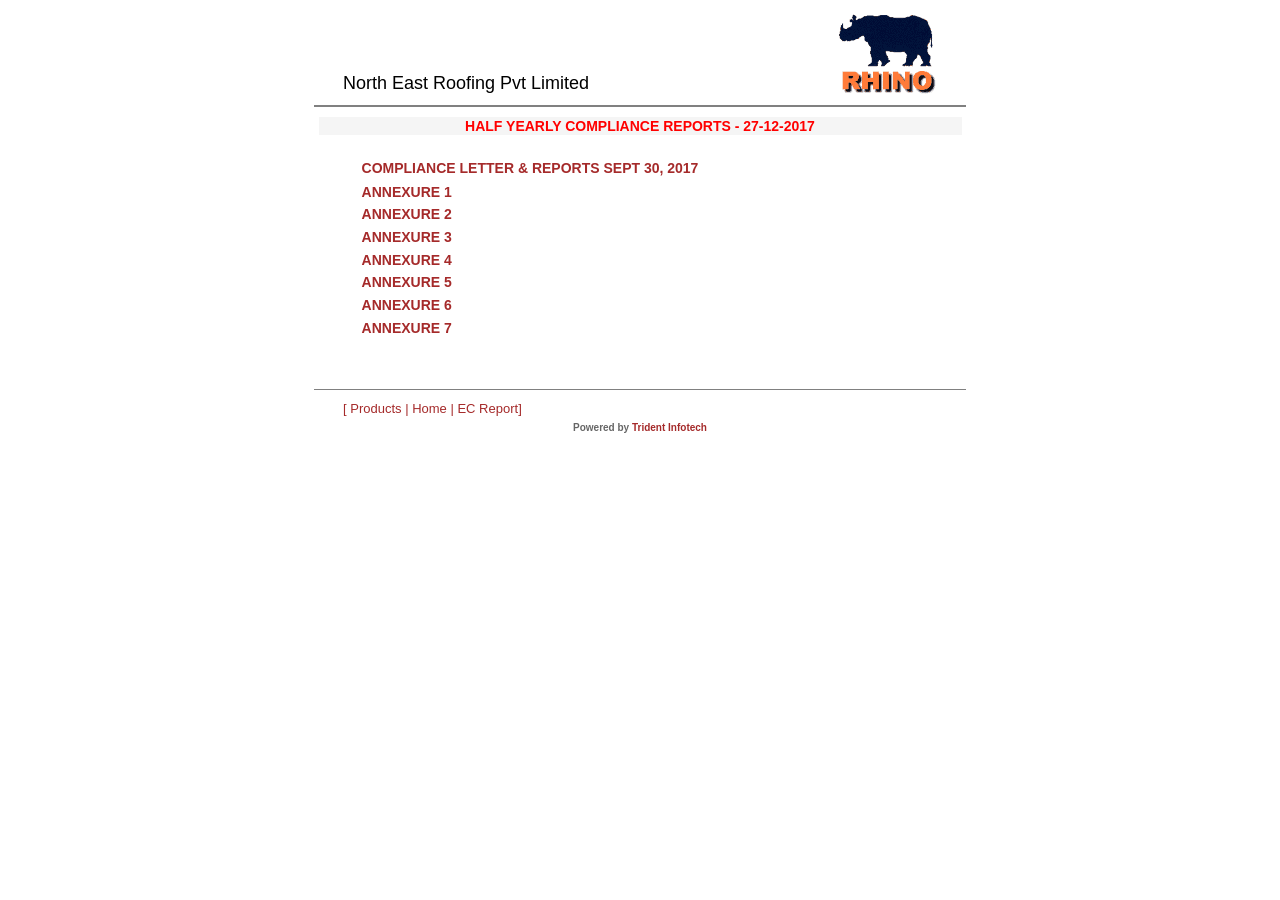
<file: compold.html>
<!DOCTYPE HTML PUBLIC "-//W3C//DTD HTML 4.0 Transitional//EN">

<HTML><HEAD><TITLE>North East Roofing Pvt Limited - Compliance Report</TITLE>

<META http-equiv=Content-Type content="text/html; charset=iso-8859-1">

<META content="MSHTML 6.00.2600.0" name=GENERATOR>

<style type="text/css">

<!--

@import url("STL.CSS");

.style1 {

	font-family: Arial, Helvetica, sans-serif;

	font-size: 14px;

}

.style2 {
	color: #FF0000;
	font-weight: bold;
	font-family: Arial, Helvetica, sans-serif;
	font-size: 14px;
}

.style3 {font-weight: bold}

.style6 {font-size: 10px;

	font-weight: bold;

}

a:link {

	text-decoration: none;

}

a:visited {

	text-decoration: none;

}

a:hover {

	text-decoration: none;

}

a:active {

	text-decoration: none;

}
.style8 {font-family: Arial, Helvetica, sans-serif; font-size: 14px; font-weight: bold; }

-->

</style>

</HEAD>

<BODY vLink=red link=brown bgColor=white>

<CENTER>

<TABLE width=600>

  <TBODY>

  <TR>

    <TD vAlign=bottom width=500><BR>

      <FONT 

      face=arial color=black size=+1>North East Roofing Pvt Limited</FONT> </TD>

    <TD vAlign=bottom width=100><IMG src = "header.gif"></TD>

  </TR></TBODY></TABLE>

<HR align=center width=650 noShade SIZE=2>

<TABLE width=600>

  <TBODY>

  <TR></TR></TBODY></TABLE>

<TABLE width=647>

  <TR>

    <TD colspan="4" bgColor=whitesmoke><div align="center" class="style2">HALF YEARLY COMPLIANCE REPORTS - 27-12-2017</div></TD>
  </TR>

  <TBODY>

  <TR>

    <TD width="37">&nbsp;</TD>

    <TD width="386"><a href="nerpl_main.pdf" class="style8"></a></TD>

    

    <TD width="193" valign="top">&nbsp;</TD>
  </TR>

  

  <TR>

    <TD width="37" valign="top" class="bodytext2">&nbsp;</TD>

    <TD valign="top" class="style1"><a href="nerpl_main.pdf" class="style8">COMPLIANCE LETTER & REPORTS SEPT 30, 2017 </a><a href="nerpl_reports.pdf" class="style8"></a></TD>
    <TD width="193" valign="top" class="bodytext2">&nbsp;</TD>
  </TR>

  

  <TR>

    <TD valign="top" class="bodytext2">&nbsp;</TD>

    <TD valign="top" class="bodytext2"><a href="nerpl_annex1.pdf" class="style8">ANNEXURE 1</a><a href="nerpl_annex2.pdf" class="style8"></a></TD>

    <TD valign="top" class="bodytext2">&nbsp;</TD>
  </TR>

  <TR>
    <TD valign="top" class="bodytext2">&nbsp;</TD>
    <TD valign="top" class="bodytext2"><a href="nerpl_annex2.pdf" class="style8">ANNEXURE 2</a><a href="nerpl_annex3.pdf" class="style8"></a></TD>
    <TD valign="top" class="bodytext2">&nbsp;</TD>
  </TR>
  <TR>
    <TD valign="top" class="bodytext2">&nbsp;</TD>
    <TD valign="top" class="bodytext2"><a href="nerpl_annex3.pdf" class="style8">ANNEXURE 3 </a></TD>
    <TD valign="top" class="bodytext2">&nbsp;</TD>
  </TR>
  <TR>
    <TD valign="top" class="bodytext2">&nbsp;</TD>
    <TD valign="top" class="bodytext2"><a href="nerpl_annex4.pdf" class="style8">ANNEXURE 4 </a></TD>
    <TD valign="top" class="bodytext2">&nbsp;</TD>
  </TR>
  <TR>
    <TD valign="top" class="bodytext2">&nbsp;</TD>
    <TD valign="top" class="bodytext2"><a href="nerpl_annex5.pdf" class="style8">ANNEXURE 5 </a></TD>
    <TD valign="top" class="bodytext2">&nbsp;</TD>
  </TR>
  <TR>
    <TD valign="top" class="bodytext2">&nbsp;</TD>
    <TD valign="top" class="bodytext2"><a href="nerpl_annex6.pdf" class="style8">ANNEXURE 6 </a><a href="nerpl_annex5.pdf" class="style8"></a></TD>
    <TD valign="top" class="bodytext2">&nbsp;</TD>
  </TR>
 <TR>
    <TD valign="top" class="bodytext2">&nbsp;</TD>
    <TD valign="top" class="bodytext2"><a href="nerpl_annex7.pdf" class="style8">ANNEXURE 7 </a><a href="nerpl_annex5.pdf" class="style8"></a></TD>
    <TD valign="top" class="bodytext2">&nbsp;</TD>
  </TR>

  <TR>

    <TD valign="top" class="bodytext2">&nbsp;</TD>

    <TD valign="top" class="bodytext2"><a href="nerpl_annex7.pdf" class="style8"></a></TD>

    <TD valign="top" class="bodytext2">&nbsp;</TD>
  </TR>

  
  </TBODY></TABLE>

<BR>

<HR align=center width=650 noShade SIZE=1>



<TABLE width=600>

  <TBODY>

  <TR>

    <TD><font color = brown face = arial size = -1>[ <A href = "products.html">Products</a> | <A href = "index.html">Home</a> | <a href="comp.html">EC Report</a>] </font></TD>

  </TR></TBODY></TABLE>

<TABLE width=600>

  <TBODY>

  <TR>

    <TD><div align="center"><FONT face=arial color=red size=-2><A 

      href="mailto:infocal@assamroof.com"></A> 

      </FONT><font color="#666666" face="Arial, Helvetica, sans-serif"><span class="style6">Powered by <a href="http://www.tridentinfotech.net" class="a">Trident 

        Infotech</a></span></font></div></TD>

  </TR></TBODY></TABLE></CENTER></BODY></HTML>
</file>
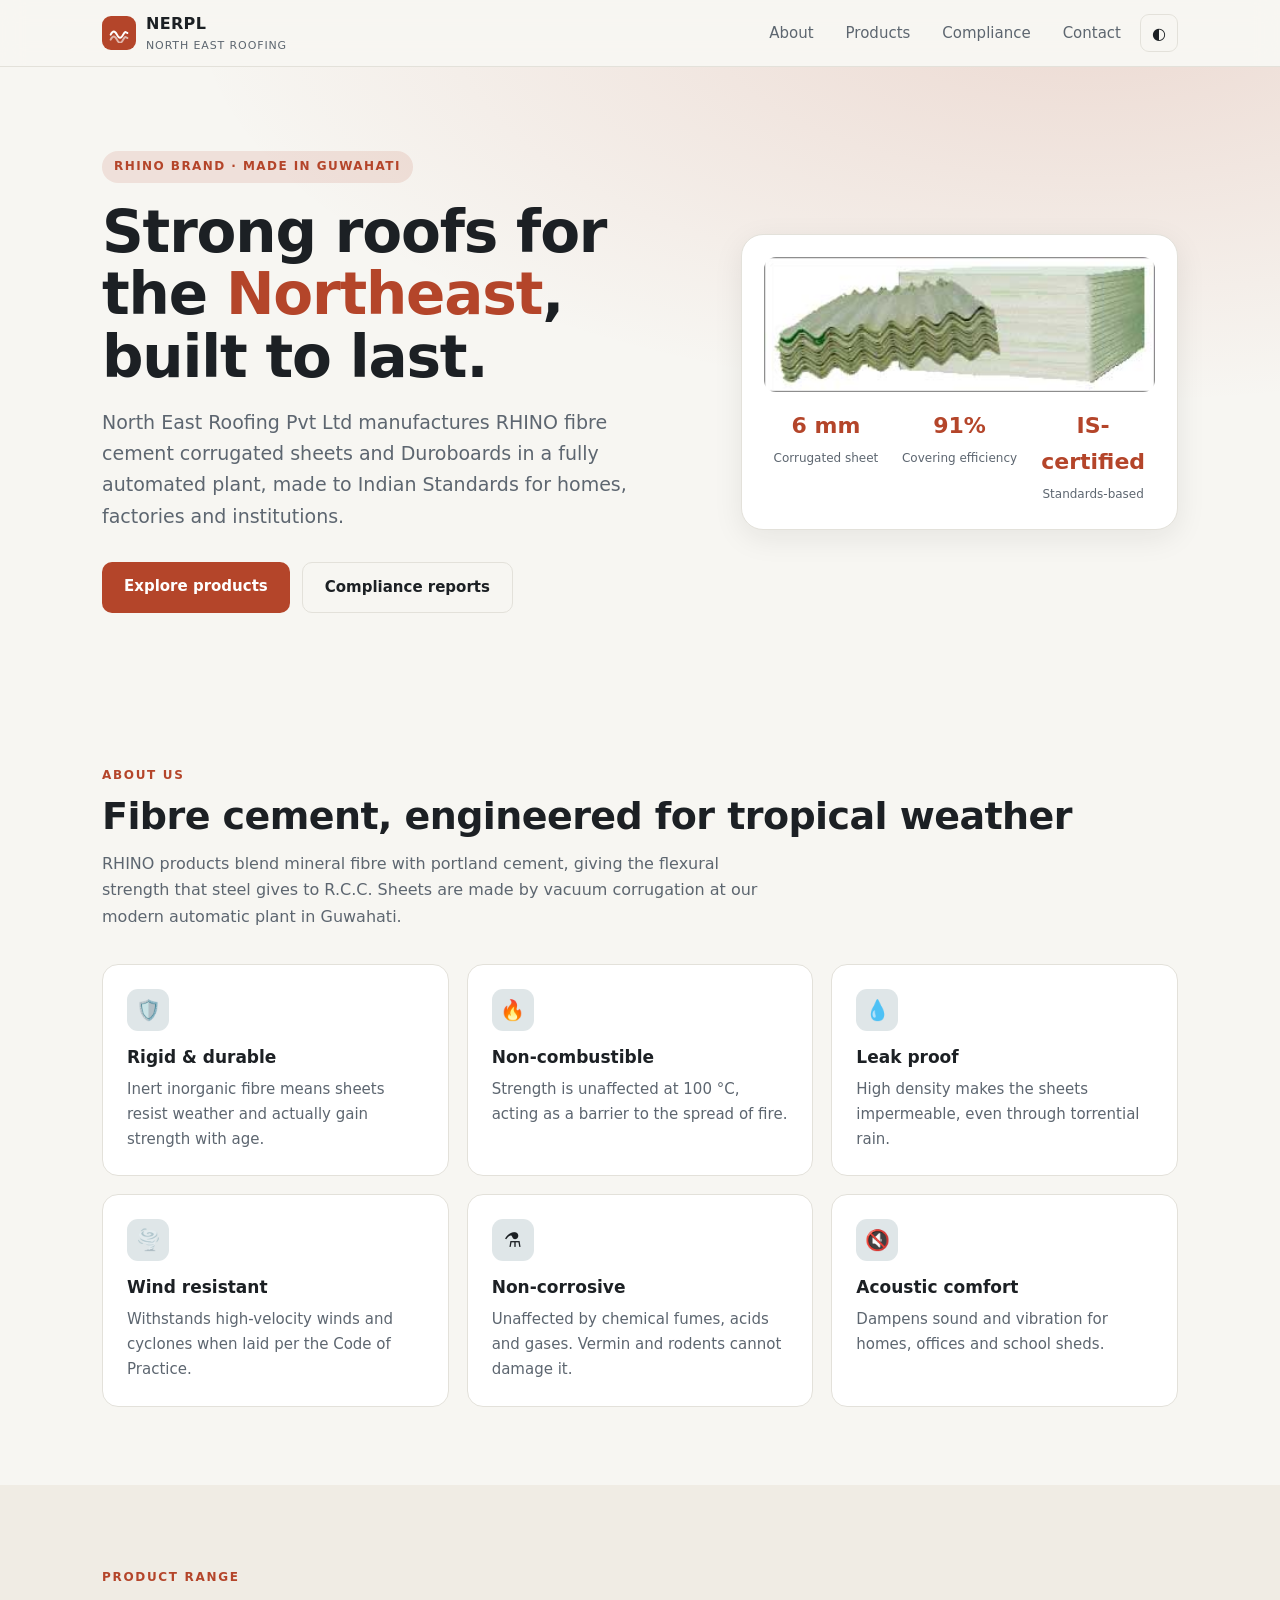
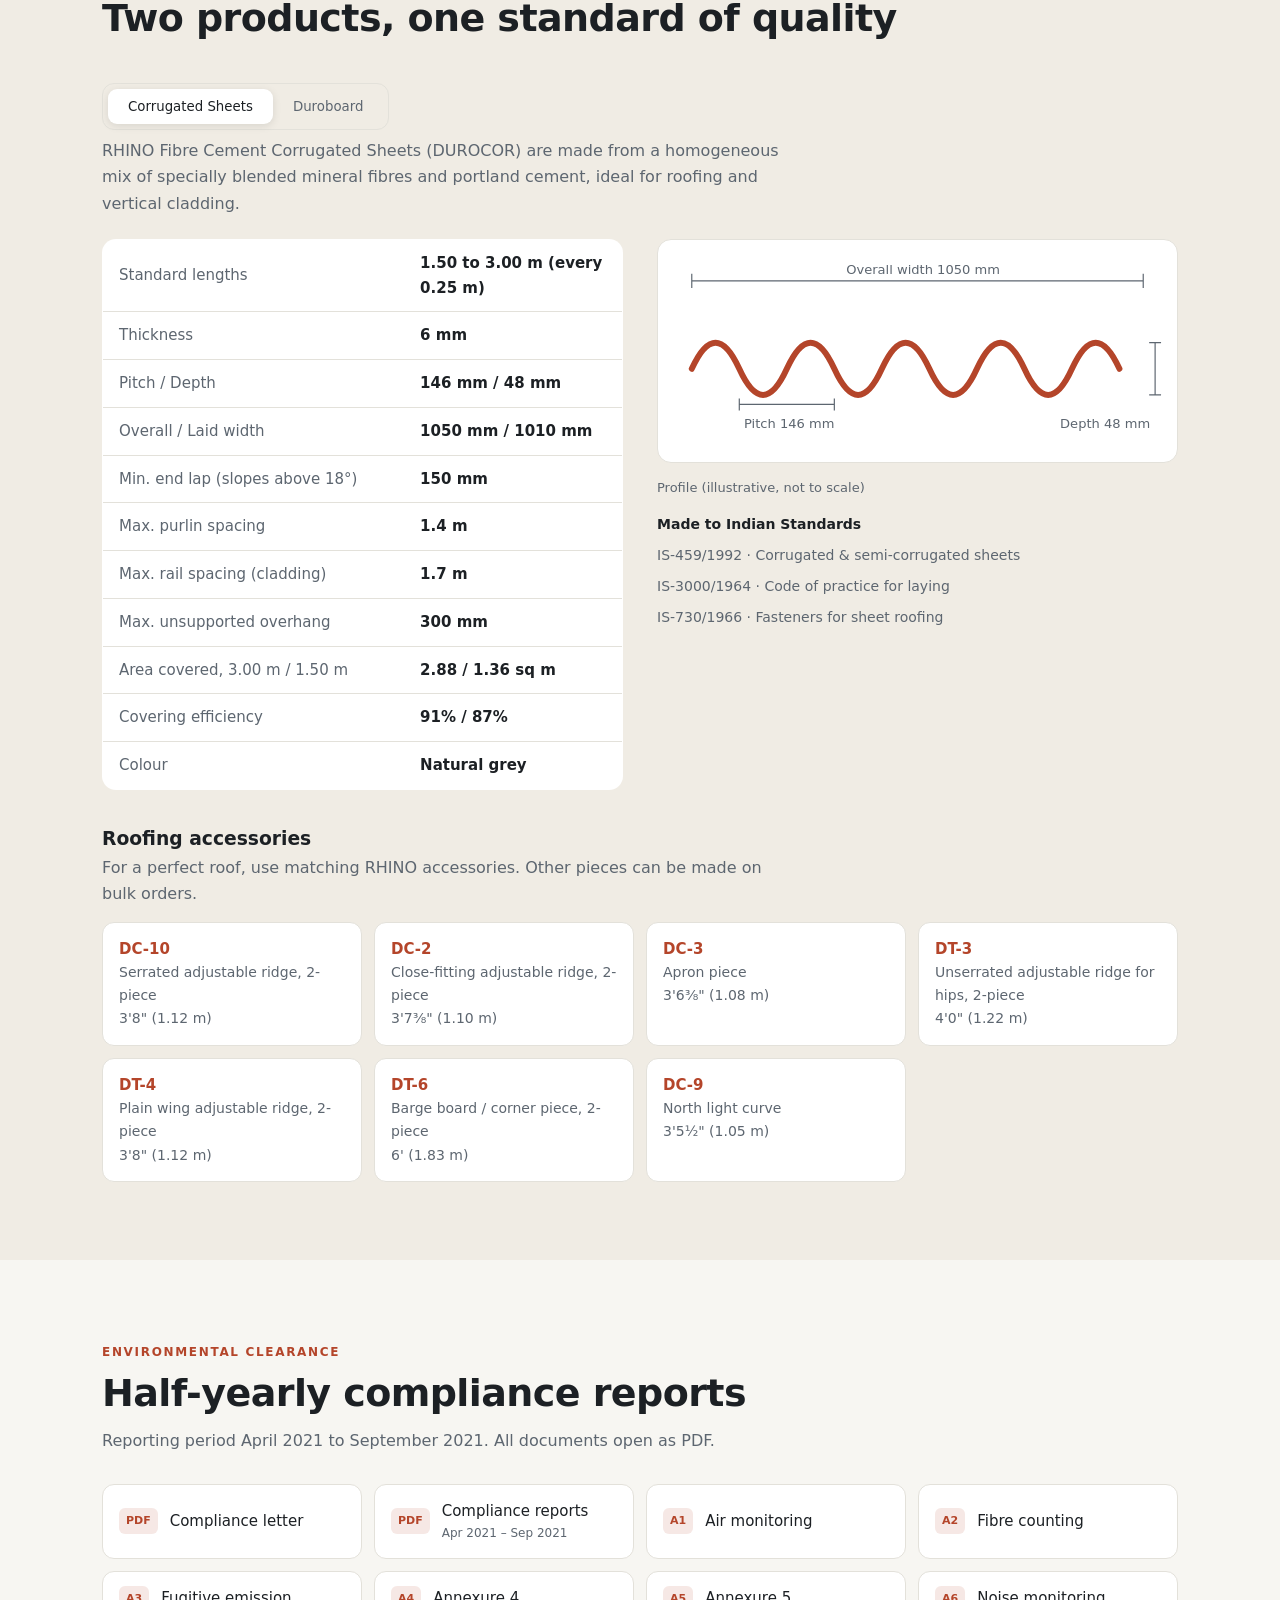
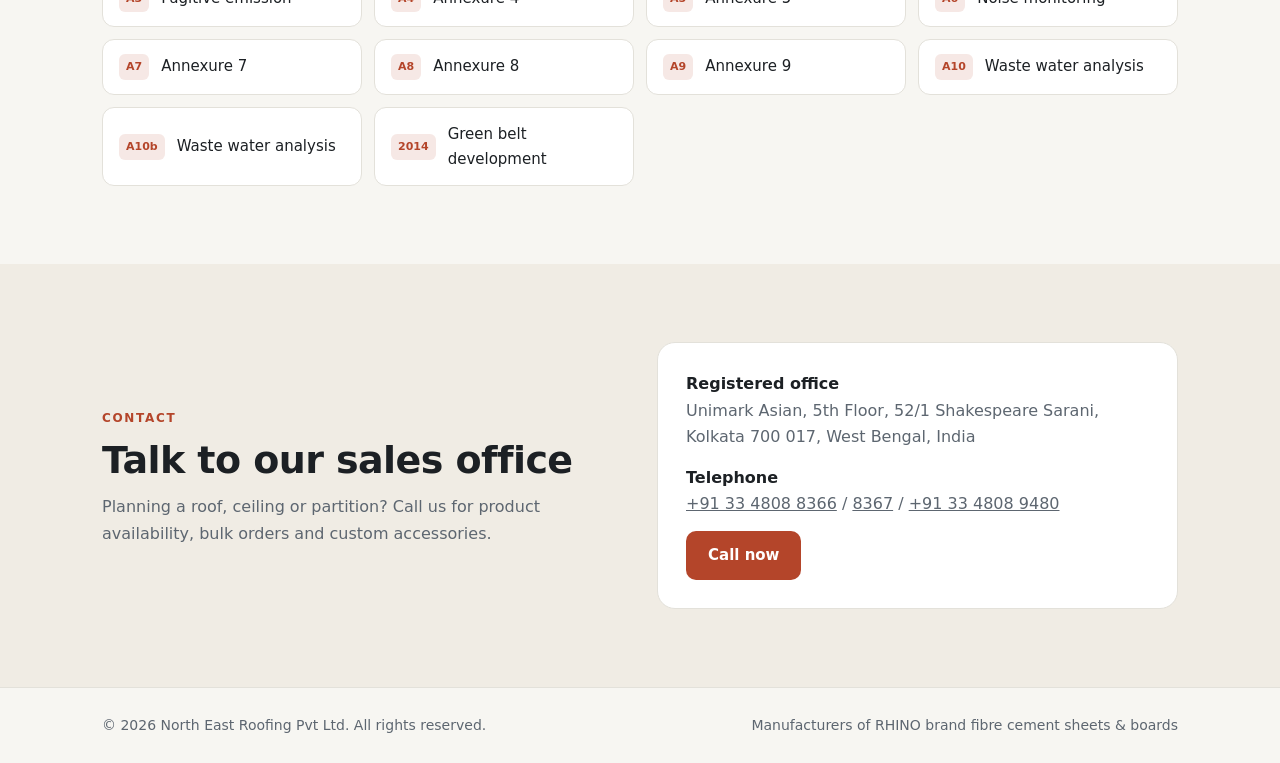
<file: nerplUpd.html>
<!DOCTYPE html>
<html lang="en">
<head>
<meta charset="utf-8">
<meta name="viewport" content="width=device-width, initial-scale=1">
<title>North East Roofing Pvt Ltd | RHINO Fibre Cement Sheets &amp; Boards</title>
<meta name="description" content="North East Roofing Pvt Ltd (NERPL) manufactures RHINO brand fibre cement corrugated sheets and Duroboards at its automated plant in Guwahati.">
<style>
:root{--bg:#f7f6f2;--surf:#fff;--ink:#1c2024;--mute:#5d6670;--line:#e3e1da;--brand:#b4452a;--brand2:#7d2d1a;--accent:#1f4e5f;--soft:#f0ece4;--sh:0 8px 30px rgba(20,20,20,.08)}
@media (prefers-color-scheme:dark){:root:not([data-theme=light]){--bg:#14171a;--surf:#1c2024;--ink:#eceae4;--mute:#a0a8b0;--line:#2c3237;--brand:#e0694c;--brand2:#f08a70;--accent:#6fb3c8;--soft:#22272b;--sh:0 8px 30px rgba(0,0,0,.4)}}
:root[data-theme=dark]{--bg:#14171a;--surf:#1c2024;--ink:#eceae4;--mute:#a0a8b0;--line:#2c3237;--brand:#e0694c;--brand2:#f08a70;--accent:#6fb3c8;--soft:#22272b;--sh:0 8px 30px rgba(0,0,0,.4)}
*{box-sizing:border-box;margin:0}
html{scroll-behavior:smooth;scroll-padding-top:76px}
body{font:16px/1.65 system-ui,-apple-system,"Segoe UI",Roboto,Arial,sans-serif;background:var(--bg);color:var(--ink);-webkit-font-smoothing:antialiased}
a{color:inherit}
.wrap{max-width:1120px;margin:auto;padding:0 22px}
header{position:sticky;top:0;z-index:20;background:color-mix(in srgb,var(--bg) 88%,transparent);backdrop-filter:blur(12px);border-bottom:1px solid var(--line)}
.nav{display:flex;align-items:center;justify-content:space-between;height:66px}
.logo{display:flex;align-items:center;gap:10px;font-weight:800;letter-spacing:.02em;text-decoration:none}
.logo i{width:34px;height:34px;border-radius:9px;background:var(--brand);display:grid;place-items:center}
.logo small{display:block;font-weight:500;font-size:11px;color:var(--mute);letter-spacing:.08em}
nav ul{display:flex;gap:6px;list-style:none;padding:0;align-items:center}
nav a{padding:8px 13px;border-radius:8px;text-decoration:none;font-size:15px;color:var(--mute)}
nav a:hover{color:var(--ink);background:var(--soft)}
.btn{display:inline-block;background:var(--brand);color:#fff!important;padding:12px 22px;border-radius:10px;text-decoration:none;font-weight:600;border:0;cursor:pointer;font-size:15px}
.btn:hover{background:var(--brand2)}
.btn.ghost{background:transparent;color:var(--ink)!important;border:1px solid var(--line)}
.btn.ghost:hover{background:var(--soft)}
#theme,#burger{background:none;border:1px solid var(--line);color:var(--ink);width:38px;height:38px;border-radius:9px;cursor:pointer;font-size:16px}
#burger{display:none}
.hero{padding:84px 0 70px;background:radial-gradient(900px 400px at 85% -10%,color-mix(in srgb,var(--brand) 16%,transparent),transparent)}
.hero .wrap{display:grid;grid-template-columns:1.15fr .85fr;gap:48px;align-items:center}
.tag{display:inline-block;font-size:12px;font-weight:700;letter-spacing:.12em;text-transform:uppercase;color:var(--brand);background:color-mix(in srgb,var(--brand) 12%,transparent);padding:6px 12px;border-radius:99px}
h1{font-size:clamp(34px,5.2vw,58px);line-height:1.08;margin:18px 0;letter-spacing:-.02em}
h1 span{color:var(--brand)}
.lead{font-size:19px;color:var(--mute);max-width:560px}
.cta{display:flex;gap:12px;flex-wrap:wrap;margin-top:30px}
.hcard{background:var(--surf);border:1px solid var(--line);border-radius:22px;padding:22px;box-shadow:var(--sh)}
.hcard img{width:100%;height:auto;border-radius:12px;background:#fff;display:block}
.stats{display:grid;grid-template-columns:repeat(3,1fr);gap:10px;margin-top:16px;text-align:center}
.stats b{display:block;font-size:22px;color:var(--brand)}
.stats span{font-size:12px;color:var(--mute)}
section{padding:78px 0}
section.alt{background:var(--soft)}
.eyebrow{font-size:12px;font-weight:700;letter-spacing:.14em;text-transform:uppercase;color:var(--brand)}
h2{font-size:clamp(26px,3.6vw,38px);margin:8px 0 12px;letter-spacing:-.015em;line-height:1.15}
.sub{color:var(--mute);max-width:680px}
.grid{display:grid;gap:18px;margin-top:34px}
.g3{grid-template-columns:repeat(3,1fr)}.g2{grid-template-columns:repeat(2,1fr)}
.card{background:var(--surf);border:1px solid var(--line);border-radius:16px;padding:24px;transition:.2s}
.card:hover{transform:translateY(-3px);box-shadow:var(--sh)}
.card h3{font-size:17px;margin:12px 0 6px}
.card p{color:var(--mute);font-size:15px}
.ico{width:42px;height:42px;border-radius:11px;background:color-mix(in srgb,var(--accent) 14%,transparent);display:grid;place-items:center;font-size:20px}
.tabs{display:inline-flex;background:var(--soft);padding:5px;border-radius:12px;margin:30px 0 8px;border:1px solid var(--line)}
.tabs button{border:0;background:none;color:var(--mute);padding:10px 20px;border-radius:9px;font:600 15px inherit;font-family:inherit;cursor:pointer}
.tabs button[aria-selected=true]{background:var(--surf);color:var(--ink);box-shadow:0 2px 8px rgba(0,0,0,.1)}
.panel[hidden]{display:none}
.split{display:grid;grid-template-columns:1fr 1fr;gap:34px;margin-top:22px;align-items:start}
table{width:100%;border-collapse:collapse;background:var(--surf);border:1px solid var(--line);border-radius:14px;overflow:hidden;font-size:15px}
th,td{padding:11px 16px;text-align:left;border-bottom:1px solid var(--line)}
tr:last-child td,tr:last-child th{border-bottom:0}
th{font-weight:500;color:var(--mute);width:58%}
td{font-weight:600}
.scroll{overflow-x:auto}
.chips{display:flex;flex-wrap:wrap;gap:8px;margin-top:14px}
.chips span{background:var(--surf);border:1px solid var(--line);border-radius:99px;padding:6px 14px;font-size:14px}
.acc{display:grid;grid-template-columns:repeat(auto-fill,minmax(230px,1fr));gap:12px;margin-top:14px}
.acc div{background:var(--surf);border:1px solid var(--line);border-radius:12px;padding:14px 16px;font-size:14px;color:var(--mute)}
.acc b{color:var(--brand);display:block;font-size:15px}
.std{display:flex;flex-direction:column;gap:8px;margin-top:14px;font-size:14px;color:var(--mute)}
.std b{color:var(--ink)}
figure svg{width:100%;height:auto;background:var(--surf);border:1px solid var(--line);border-radius:14px;padding:10px}
figcaption{font-size:13px;color:var(--mute);margin-top:6px}
.docs{display:grid;grid-template-columns:repeat(auto-fill,minmax(260px,1fr));gap:12px;margin-top:30px}
.doc{display:flex;gap:12px;align-items:center;background:var(--surf);border:1px solid var(--line);border-radius:12px;padding:14px 16px;text-decoration:none;font-size:15px;transition:.2s}
.doc:hover{border-color:var(--brand);transform:translateY(-2px)}
.doc em{font-style:normal;font-size:11px;font-weight:700;color:var(--brand);background:color-mix(in srgb,var(--brand) 12%,transparent);padding:4px 7px;border-radius:6px}
.doc small{display:block;color:var(--mute);font-size:12px}
.contact{display:grid;grid-template-columns:1fr 1fr;gap:34px;align-items:center}
.cbox{background:var(--surf);border:1px solid var(--line);border-radius:18px;padding:28px}
.cbox p{margin:0 0 14px;color:var(--mute)}.cbox b{color:var(--ink);display:block}
footer{border-top:1px solid var(--line);padding:26px 0;color:var(--mute);font-size:14px}
footer .wrap{display:flex;justify-content:space-between;flex-wrap:wrap;gap:8px}
.rv{opacity:0;transform:translateY(14px);transition:.6s}.rv.in{opacity:1;transform:none}
@media(max-width:860px){
.hero .wrap,.split,.contact{grid-template-columns:1fr}
.g3{grid-template-columns:1fr}.g2{grid-template-columns:1fr}
#burger{display:block}
nav ul{display:none;position:absolute;top:66px;left:0;right:0;flex-direction:column;background:var(--bg);padding:12px 22px 18px;border-bottom:1px solid var(--line);align-items:stretch}
nav ul.open{display:flex}
.hero{padding-top:52px}section{padding:56px 0}}
@media(prefers-reduced-motion:reduce){.rv{transition:none;opacity:1;transform:none}html{scroll-behavior:auto}}
</style>
</head>
<body>
<header><div class="wrap nav">
<a class="logo" href="#top"><i><svg width="20" height="20" viewBox="0 0 24 24" fill="none" stroke="#fff" stroke-width="2.4" stroke-linecap="round"><path d="M2 14c2.5-5 5-5 7.5 0s5 5 7.5 0 3-3 5-2"/><path d="M2 20c2.5-5 5-5 7.5 0s5 5 7.5 0 3-3 5-2" opacity=".6"/></svg></i><span>NERPL<small>NORTH EAST ROOFING</small></span></a>
<nav><ul id="menu">
<li><a href="#about">About</a></li><li><a href="#products">Products</a></li><li><a href="#compliance">Compliance</a></li><li><a href="#contact">Contact</a></li>
<li><button id="theme" aria-label="Toggle theme">◐</button></li></ul></nav>
<button id="burger" aria-label="Menu">☰</button>
</div></header>

<main id="top">
<div class="hero"><div class="wrap">
<div>
<span class="tag">RHINO Brand · Made in Guwahati</span>
<h1>Strong roofs for the <span>Northeast</span>, built to last.</h1>
<p class="lead">North East Roofing Pvt Ltd manufactures RHINO fibre cement corrugated sheets and Duroboards in a fully automated plant, made to Indian Standards for homes, factories and institutions.</p>
<div class="cta"><a class="btn" href="#products">Explore products</a><a class="btn ghost" href="#compliance">Compliance reports</a></div>
</div>
<div class="hcard"><img src="nerpl.jpg" alt="RHINO fibre cement corrugated sheet and Duroboard stack" width="331" height="114">
<div class="stats"><div><b>6 mm</b><span>Corrugated sheet</span></div><div><b>91%</b><span>Covering efficiency</span></div><div><b>IS-certified</b><span>Standards-based</span></div></div></div>
</div></div>

<section id="about"><div class="wrap">
<span class="eyebrow">About us</span>
<h2>Fibre cement, engineered for tropical weather</h2>
<p class="sub">RHINO products blend mineral fibre with portland cement, giving the flexural strength that steel gives to R.C.C. Sheets are made by vacuum corrugation at our modern automatic plant in Guwahati.</p>
<div class="grid g3">
<div class="card rv"><div class="ico">🛡️</div><h3>Rigid &amp; durable</h3><p>Inert inorganic fibre means sheets resist weather and actually gain strength with age.</p></div>
<div class="card rv"><div class="ico">🔥</div><h3>Non-combustible</h3><p>Strength is unaffected at 100 °C, acting as a barrier to the spread of fire.</p></div>
<div class="card rv"><div class="ico">💧</div><h3>Leak proof</h3><p>High density makes the sheets impermeable, even through torrential rain.</p></div>
<div class="card rv"><div class="ico">🌪️</div><h3>Wind resistant</h3><p>Withstands high-velocity winds and cyclones when laid per the Code of Practice.</p></div>
<div class="card rv"><div class="ico">⚗️</div><h3>Non-corrosive</h3><p>Unaffected by chemical fumes, acids and gases. Vermin and rodents cannot damage it.</p></div>
<div class="card rv"><div class="ico">🔇</div><h3>Acoustic comfort</h3><p>Dampens sound and vibration for homes, offices and school sheds.</p></div>
</div></div></section>

<section id="products" class="alt"><div class="wrap">
<span class="eyebrow">Product range</span>
<h2>Two products, one standard of quality</h2>
<div class="tabs" role="tablist">
<button role="tab" aria-selected="true" data-t="p1">Corrugated Sheets</button>
<button role="tab" aria-selected="false" data-t="p2">Duroboard</button></div>

<div class="panel" id="p1">
<p class="sub">RHINO Fibre Cement Corrugated Sheets (DUROCOR) are made from a homogeneous mix of specially blended mineral fibres and portland cement, ideal for roofing and vertical cladding.</p>
<div class="split">
<div class="scroll"><table>
<tr><th>Standard lengths</th><td>1.50 to 3.00 m (every 0.25 m)</td></tr>
<tr><th>Thickness</th><td>6 mm</td></tr>
<tr><th>Pitch / Depth</th><td>146 mm / 48 mm</td></tr>
<tr><th>Overall / Laid width</th><td>1050 mm / 1010 mm</td></tr>
<tr><th>Min. end lap (slopes above 18°)</th><td>150 mm</td></tr>
<tr><th>Max. purlin spacing</th><td>1.4 m</td></tr>
<tr><th>Max. rail spacing (cladding)</th><td>1.7 m</td></tr>
<tr><th>Max. unsupported overhang</th><td>300 mm</td></tr>
<tr><th>Area covered, 3.00 m / 1.50 m</th><td>2.88 / 1.36 sq m</td></tr>
<tr><th>Covering efficiency</th><td>91% / 87%</td></tr>
<tr><th>Colour</th><td>Natural grey</td></tr></table></div>
<div>
<figure><svg viewBox="0 0 420 170" role="img" aria-label="Corrugated sheet profile: pitch 146 mm, depth 48 mm, thickness 6 mm, overall width 1050 mm">
<path d="M20 100q20-44 40 0t40 0 40 0 40 0 40 0 40 0 40 0 40 0 40 0" fill="none" stroke="var(--brand)" stroke-width="5" stroke-linecap="round"/>
<g stroke="var(--mute)" stroke-width="1" fill="var(--mute)" font-size="11" font-family="system-ui"><path d="M20 26h380M20 20v12M400 20v12"/><text x="150" y="20" stroke="none">Overall width 1050 mm</text>
<path d="M60 130h80M60 125v10M140 125v10"/><text x="64" y="150" stroke="none">Pitch 146 mm</text>
<path d="M410 78v44M405 78h10M405 122h10" /><text x="330" y="150" stroke="none">Depth 48 mm</text></g></svg>
<figcaption>Profile (illustrative, not to scale)</figcaption></figure>
<div class="std"><b>Made to Indian Standards</b><span>IS-459/1992 · Corrugated &amp; semi-corrugated sheets</span><span>IS-3000/1964 · Code of practice for laying</span><span>IS-730/1966 · Fasteners for sheet roofing</span></div></div></div>
<h3 style="margin-top:34px">Roofing accessories</h3>
<p class="sub">For a perfect roof, use matching RHINO accessories. Other pieces can be made on bulk orders.</p>
<div class="acc">
<div><b>DC-10</b>Serrated adjustable ridge, 2-piece<br>3'8" (1.12 m)</div>
<div><b>DC-2</b>Close-fitting adjustable ridge, 2-piece<br>3'7⅜" (1.10 m)</div>
<div><b>DC-3</b>Apron piece<br>3'6⅜" (1.08 m)</div>
<div><b>DT-3</b>Unserrated adjustable ridge for hips, 2-piece<br>4'0" (1.22 m)</div>
<div><b>DT-4</b>Plain wing adjustable ridge, 2-piece<br>3'8" (1.12 m)</div>
<div><b>DT-6</b>Barge board / corner piece, 2-piece<br>6' (1.83 m)</div>
<div><b>DC-9</b>North light curve<br>3'5½" (1.05 m)</div></div>
</div>

<div class="panel" id="p2" hidden>
<p class="sub">RHINO Duroboards use a fine blend of imported mineral fibre and portland cement, made in our automated Guwahati plant to IS-2098/1964. Light, strong and flexible, they suit false ceilings, partitions and panelling.</p>
<div class="split">
<div class="scroll"><table>
<tr><th>2.44 × 1.22 m (8' × 4')</th><td>4 mm</td></tr>
<tr><th>1.83 × 1.22 m (6' × 4')</th><td>5 mm</td></tr>
<tr><th>1.22 × 1.22 m (4' × 4')</th><td>6 mm</td></tr>
<tr><th>Weight per sq m</th><td>≈ 7.32 kg</td></tr>
<tr><th>Thermal conductivity (K)</th><td>0.43 kcal/mh°C</td></tr>
<tr><th>Min. flexural strength (across)</th><td>225 kg/cm²</td></tr>
<tr><th>Min. flexural strength (parallel)</th><td>160 kg/cm²</td></tr></table></div>
<div class="grid g2" style="margin:0">
<div class="card"><h3>🔥 Fire retardant</h3><p>Non-combustible and a good electrical insulator.</p></div>
<div class="card"><h3>💧 Water resistant</h3><p>Dense, smooth surface keeps moisture out.</p></div>
<div class="card"><h3>🐜 Rot &amp; termite proof</h3><p>Needs no preservative treatment.</p></div>
<div class="card"><h3>📐 Dimensionally stable</h3><p>No shrinking, swelling or cracking in humid climates.</p></div></div></div>
<h3 style="margin-top:34px">Applications</h3>
<div class="chips"><span>Houses</span><span>Garages</span><span>Auditoria &amp; theatres</span><span>Workshops</span><span>Offices</span><span>Chemical plants</span><span>Pump houses</span><span>Cold storages</span><span>Outdoor hoardings</span><span>Cooling towers</span><span>Ventilator flues</span><span>Schools</span><span>Hospitals</span><span>Low-cost housing</span><span>Departmental stores</span></div>
</div>
</div></section>

<section id="compliance"><div class="wrap">
<span class="eyebrow">Environmental clearance</span>
<h2>Half-yearly compliance reports</h2>
<p class="sub">Reporting period April 2021 to September 2021. All documents open as PDF.</p>
<div class="docs">
<a class="doc" href="nerpl_main.pdf"><em>PDF</em><span>Compliance letter</span></a>
<a class="doc" href="nerpl_reports.pdf"><em>PDF</em><span>Compliance reports<small>Apr 2021 – Sep 2021</small></span></a>
<a class="doc" href="nerpl_annex1.pdf"><em>A1</em><span>Air monitoring</span></a>
<a class="doc" href="nerpl_annex2.pdf"><em>A2</em><span>Fibre counting</span></a>
<a class="doc" href="nerpl_annex3.pdf"><em>A3</em><span>Fugitive emission</span></a>
<a class="doc" href="nerpl_annex4.pdf"><em>A4</em><span>Annexure 4</span></a>
<a class="doc" href="nerpl_annex5.pdf"><em>A5</em><span>Annexure 5</span></a>
<a class="doc" href="nerpl_annex6.pdf"><em>A6</em><span>Noise monitoring</span></a>
<a class="doc" href="nerpl_annex7.pdf"><em>A7</em><span>Annexure 7</span></a>
<a class="doc" href="nerpl_annex8.pdf"><em>A8</em><span>Annexure 8</span></a>
<a class="doc" href="nerpl_annex9.pdf"><em>A9</em><span>Annexure 9</span></a>
<a class="doc" href="nerpl_annex10a.pdf"><em>A10</em><span>Waste water analysis</span></a>
<a class="doc" href="nerpl_annex10b.pdf"><em>A10b</em><span>Waste water analysis</span></a>
<a class="doc" href="nerpl-gbelt.pdf"><em>2014</em><span>Green belt development</span></a>
</div></div></section>

<section id="contact" class="alt"><div class="wrap contact">
<div><span class="eyebrow">Contact</span><h2>Talk to our sales office</h2>
<p class="sub">Planning a roof, ceiling or partition? Call us for product availability, bulk orders and custom accessories.</p></div>
<div class="cbox"><p><b>Registered office</b>Unimark Asian, 5th Floor, 52/1 Shakespeare Sarani, Kolkata 700 017, West Bengal, India</p>
<p><b>Telephone</b><a href="tel:+913348088366">+91 33 4808 8366</a> / <a href="tel:+913348088367">8367</a> / <a href="tel:+913348089480">+91 33 4808 9480</a></p>
<a class="btn" href="tel:+913348088366">Call now</a></div>
</div></section>
</main>

<footer><div class="wrap"><span>© <span id="yr"></span> North East Roofing Pvt Ltd. All rights reserved.</span><span>Manufacturers of RHINO brand fibre cement sheets &amp; boards</span></div></footer>

<script>
const $=s=>document.querySelector(s),$$=s=>[...document.querySelectorAll(s)];
$('#yr').textContent=new Date().getFullYear();
$('#burger').onclick=()=>$('#menu').classList.toggle('open');
$$('#menu a').forEach(a=>a.onclick=()=>$('#menu').classList.remove('open'));
$$('.tabs button').forEach(b=>b.onclick=()=>{
 $$('.tabs button').forEach(x=>x.setAttribute('aria-selected',x===b));
 $$('.panel').forEach(p=>p.hidden=p.id!==b.dataset.t);});
$('#theme').onclick=()=>{const r=document.documentElement,d=r.dataset.theme==='dark'||(!r.dataset.theme&&matchMedia('(prefers-color-scheme:dark)').matches);r.dataset.theme=d?'light':'dark'};
const io=new IntersectionObserver(e=>e.forEach(x=>{if(x.isIntersecting){x.target.classList.add('in');io.unobserve(x.target)}}),{threshold:.15});
$$('.rv').forEach(el=>io.observe(el));
</script>
</body>
</html>
</file>
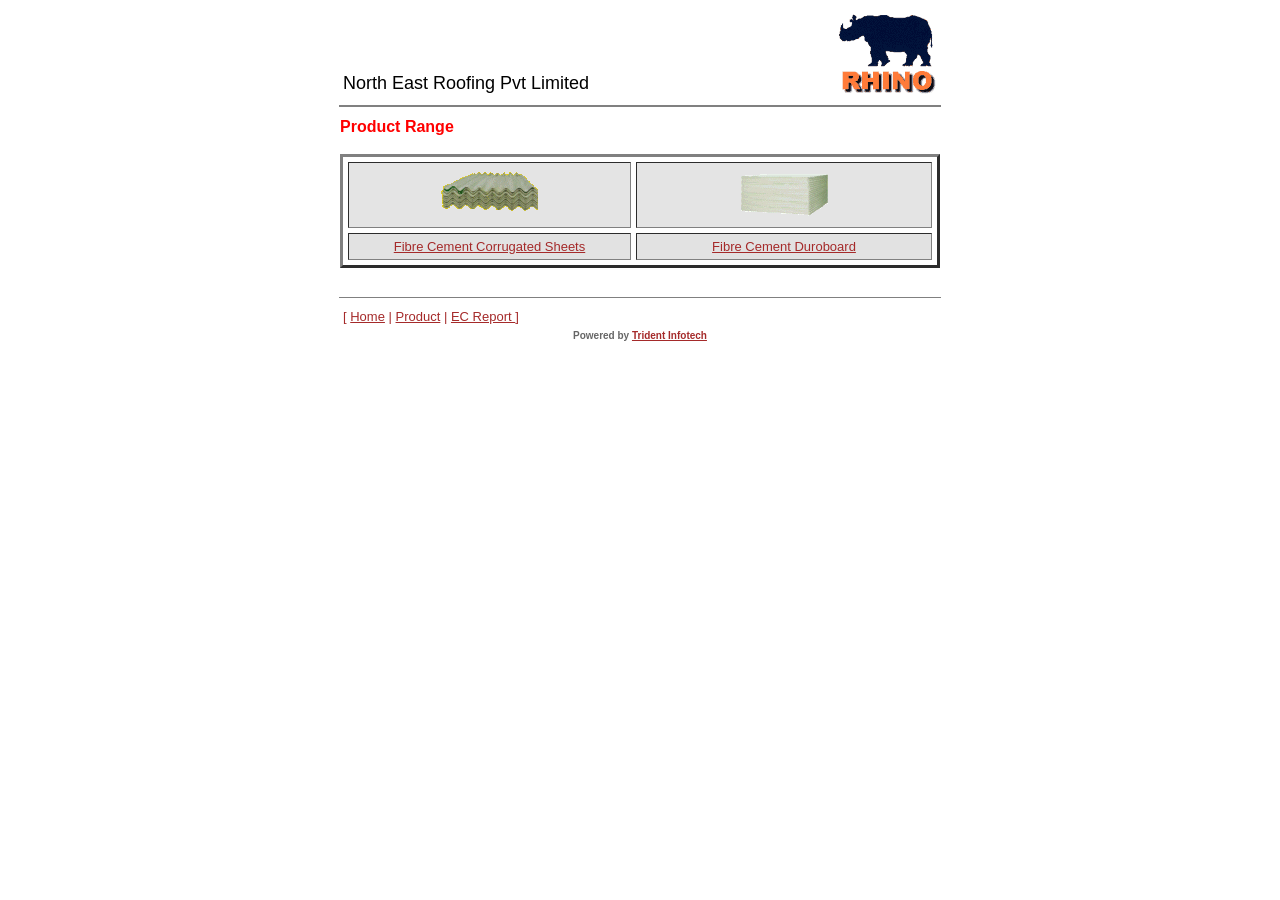
<file: products.html>
<html>

<head>
<title>North East Roofing Pvt Limited - Product Range</title>
<style type="text/css">
<!--
.style6 {font-size: 10px;
	font-weight: bold;
}
-->
</style>
</head>

<body bgcolor = white link = brown vlink = red>

<center>

<table width = 600>
<tr>

<td width = 500 valign = bottom><br>
<font face = arial color = black size = +1>North East  Roofing Pvt Limited</font></td>

<td width = 100 valign = bottom><IMG src = "header.gif"></td>

</tr>
</table>

<hr noshade size = 2 width = 600 align = center>

<table width = 600>

<tr></tr>

</table>

<table width = 600>

<tr>

<td>

<font face = arial color = red><b>
Product Range
</b></font>

<br>

<font face = arial color = black>

</font>

<br>

<table width = 600 border = 3 cellspacing = 5 cellpadding = 5>

<tr>

<td bgcolor = "#e4e4e4" valign = top align = middle width = 271>
  <div align="center"><A href = "ac_corrugated.html"><IMG src = "ac_sheet2.gif" width="100" height="44" border = 0></a></div></td>

<td bgcolor = "#e4e4e4" valign = top align = middle width = 284>
  <div align="center"><A href = "ac_duroboard.html"><IMG src = "ac_duro2.gif" width="100" height="54" border = 0></a></div></td>
</tr>

<tr>

<td bgcolor = "#e2e2e2" valign = center align = middle>
  <div align="center"><font face = arial color = black size = -1>
  <A href = "ac_corrugated.html">Fibre Cement Corrugated Sheets</a></font></div></td>

<td bgcolor = "#e2e2e2" valign = center align = middle>
  <div align="center"><font face = arial color = black size = -1>
  <A href = "ac_duroboard.html">Fibre Cement Duroboard</a></font></div></td>
</tr>
</table>

</td>
</tr>
</table>

<br>

<hr noshade size = 1 width = 600 align = center>

<table width = 600>
<tr>
<td>

<font color = brown face = arial size = -1>

[
<A href = "index.html">Home</a>
| <a href="products.html">Product</a> | <a href="comp.html">EC Report </a>]</font></td>
</tr>
</table>

<table width = 600>

<tr>
<td>
  <div align="center"><font face = arial color = red size = -2></font><font color="#666666" face="Arial, Helvetica, sans-serif"><span class="style6">Powered by <a href="http://www.tridentinfotech.net" class="a">Trident 
    Infotech</a></span></font><font face = arial color = red size = -2><A href = "mailto:infocal@assamroof.com"></a></font></div></td>
</tr>

</table></center>
</body>
</html>
</file>
